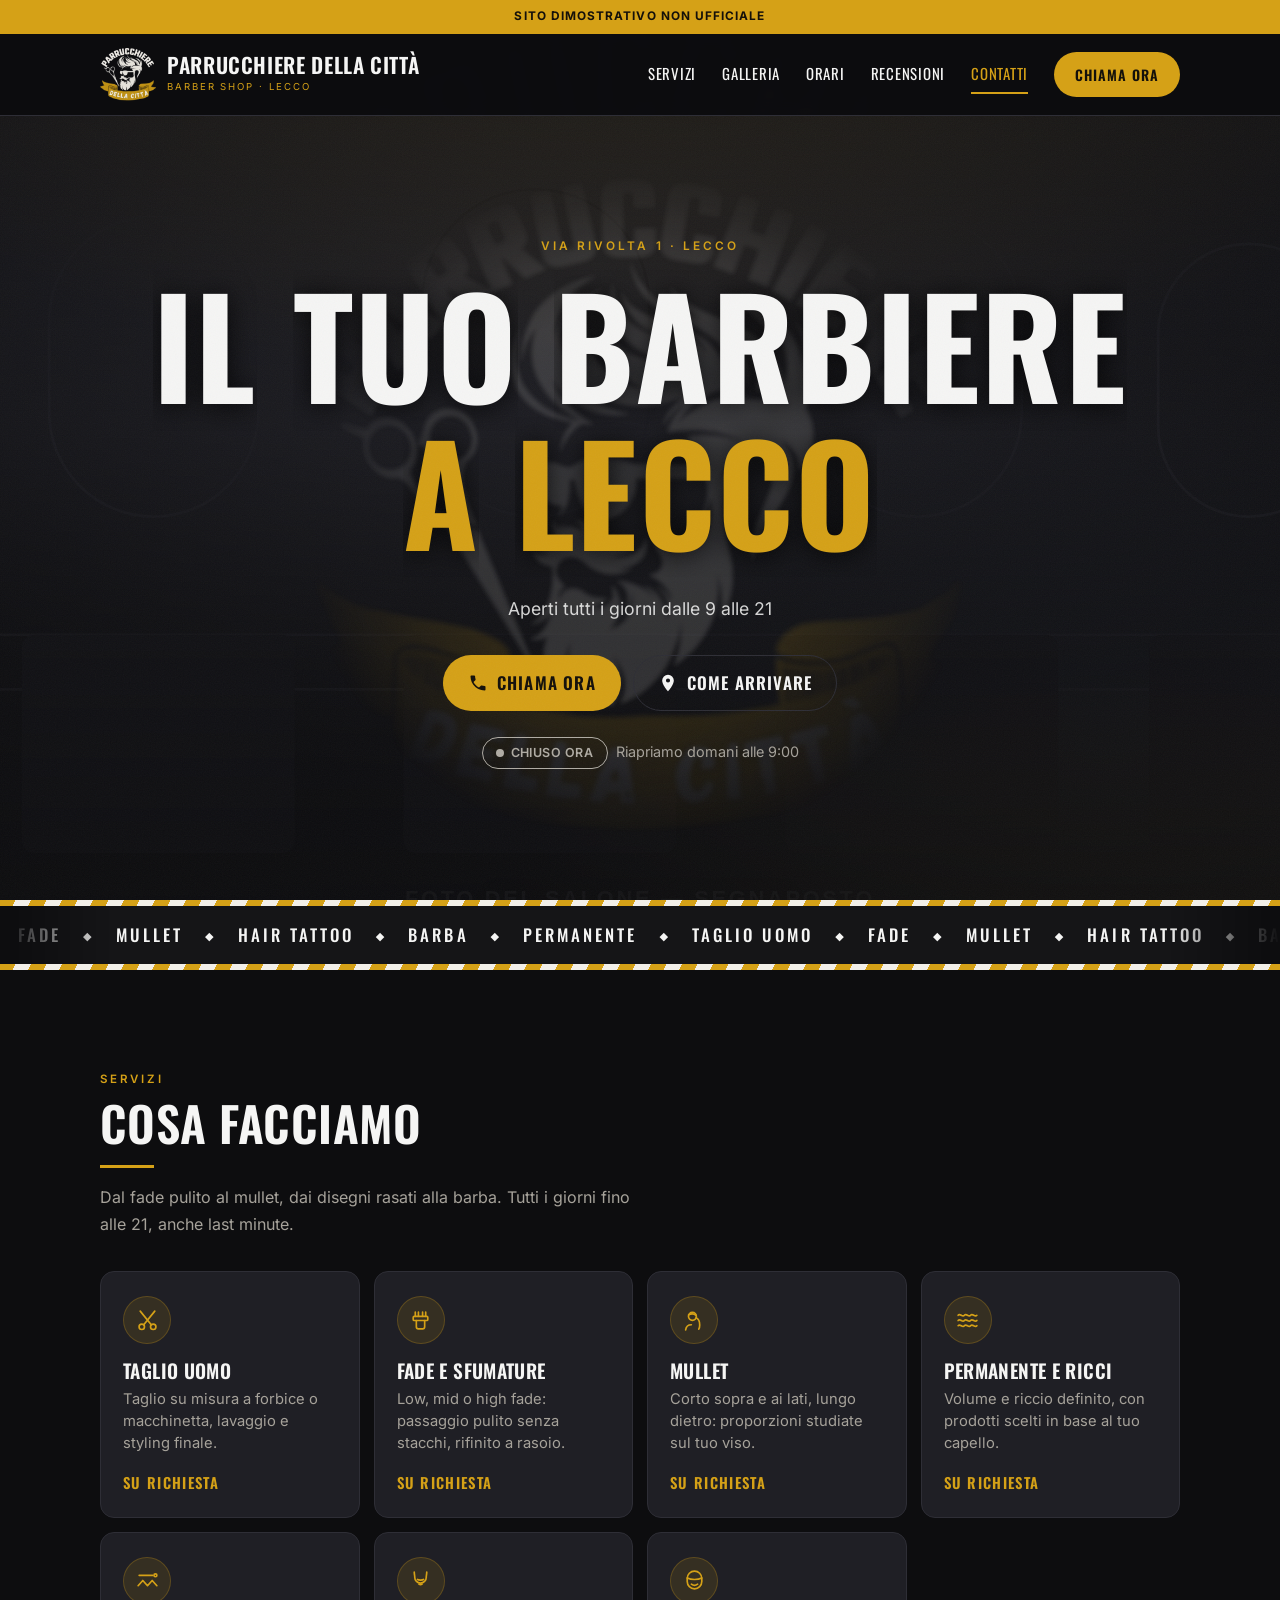
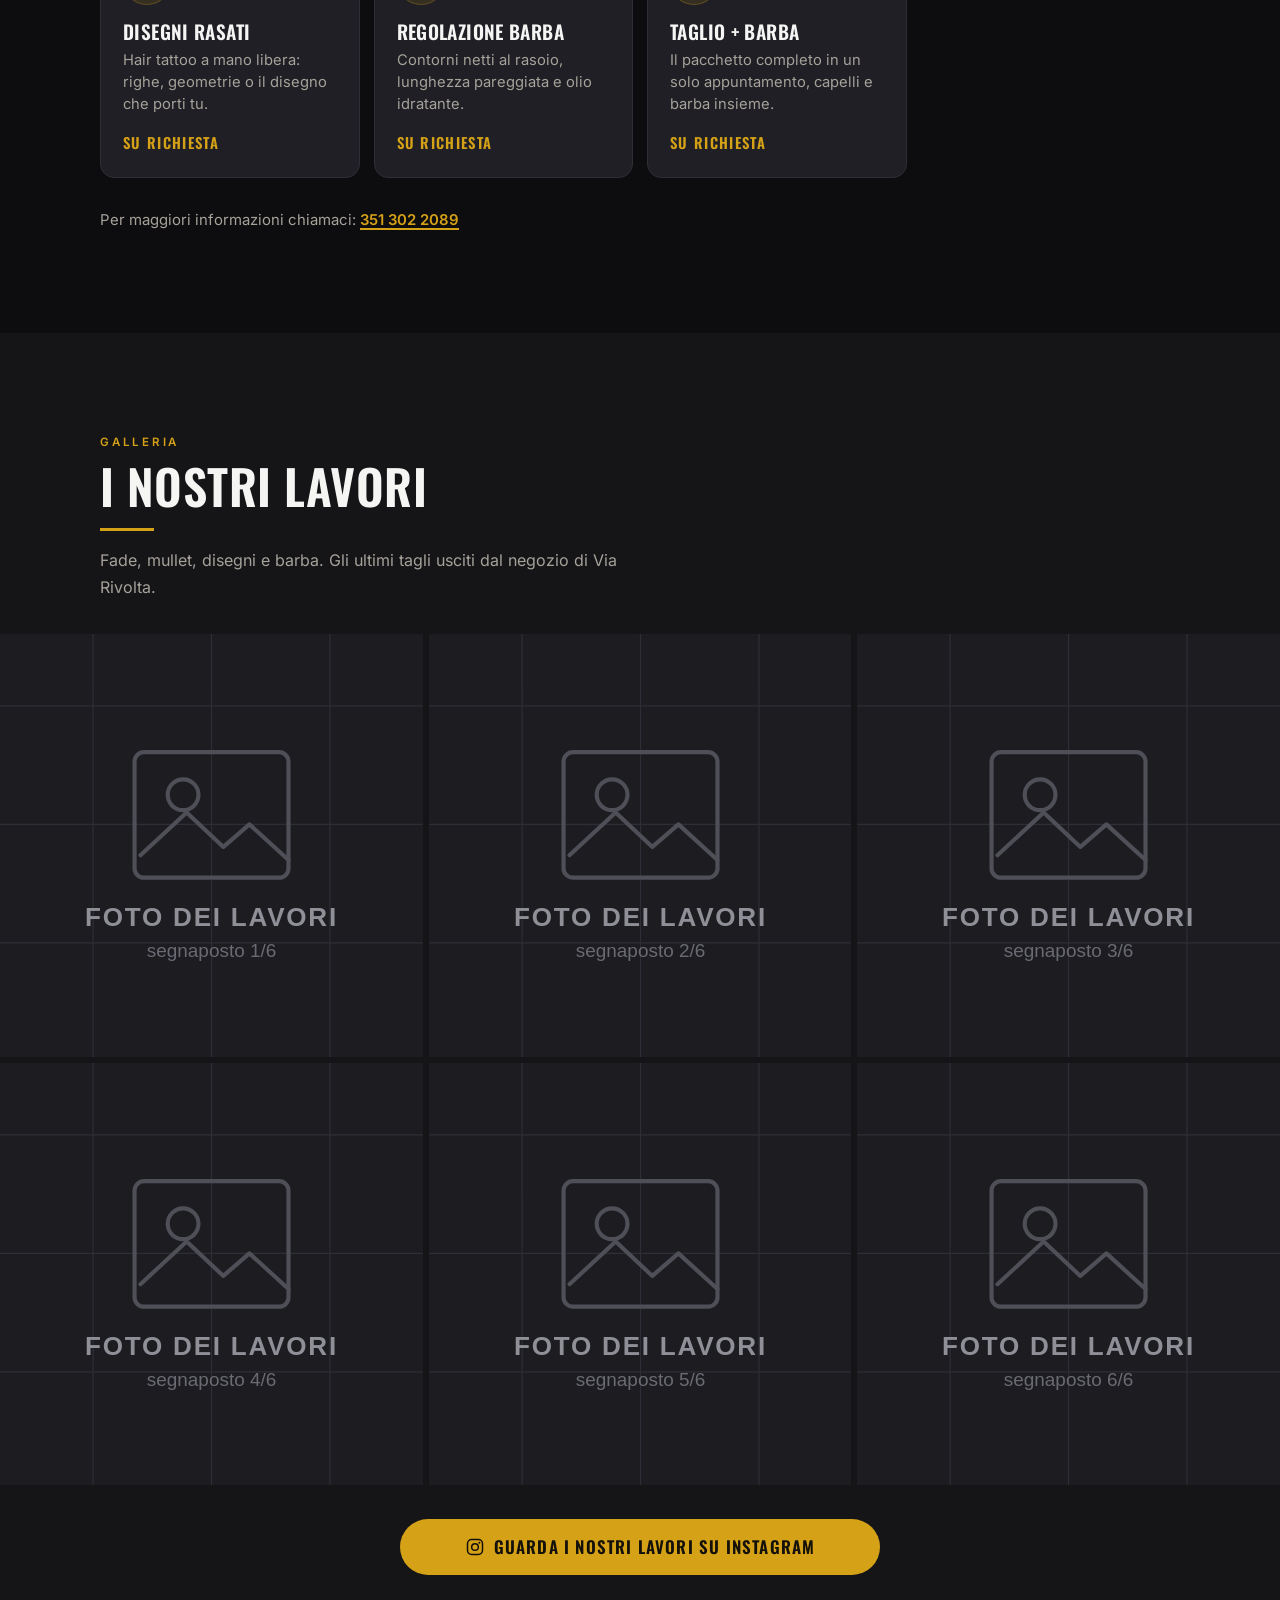
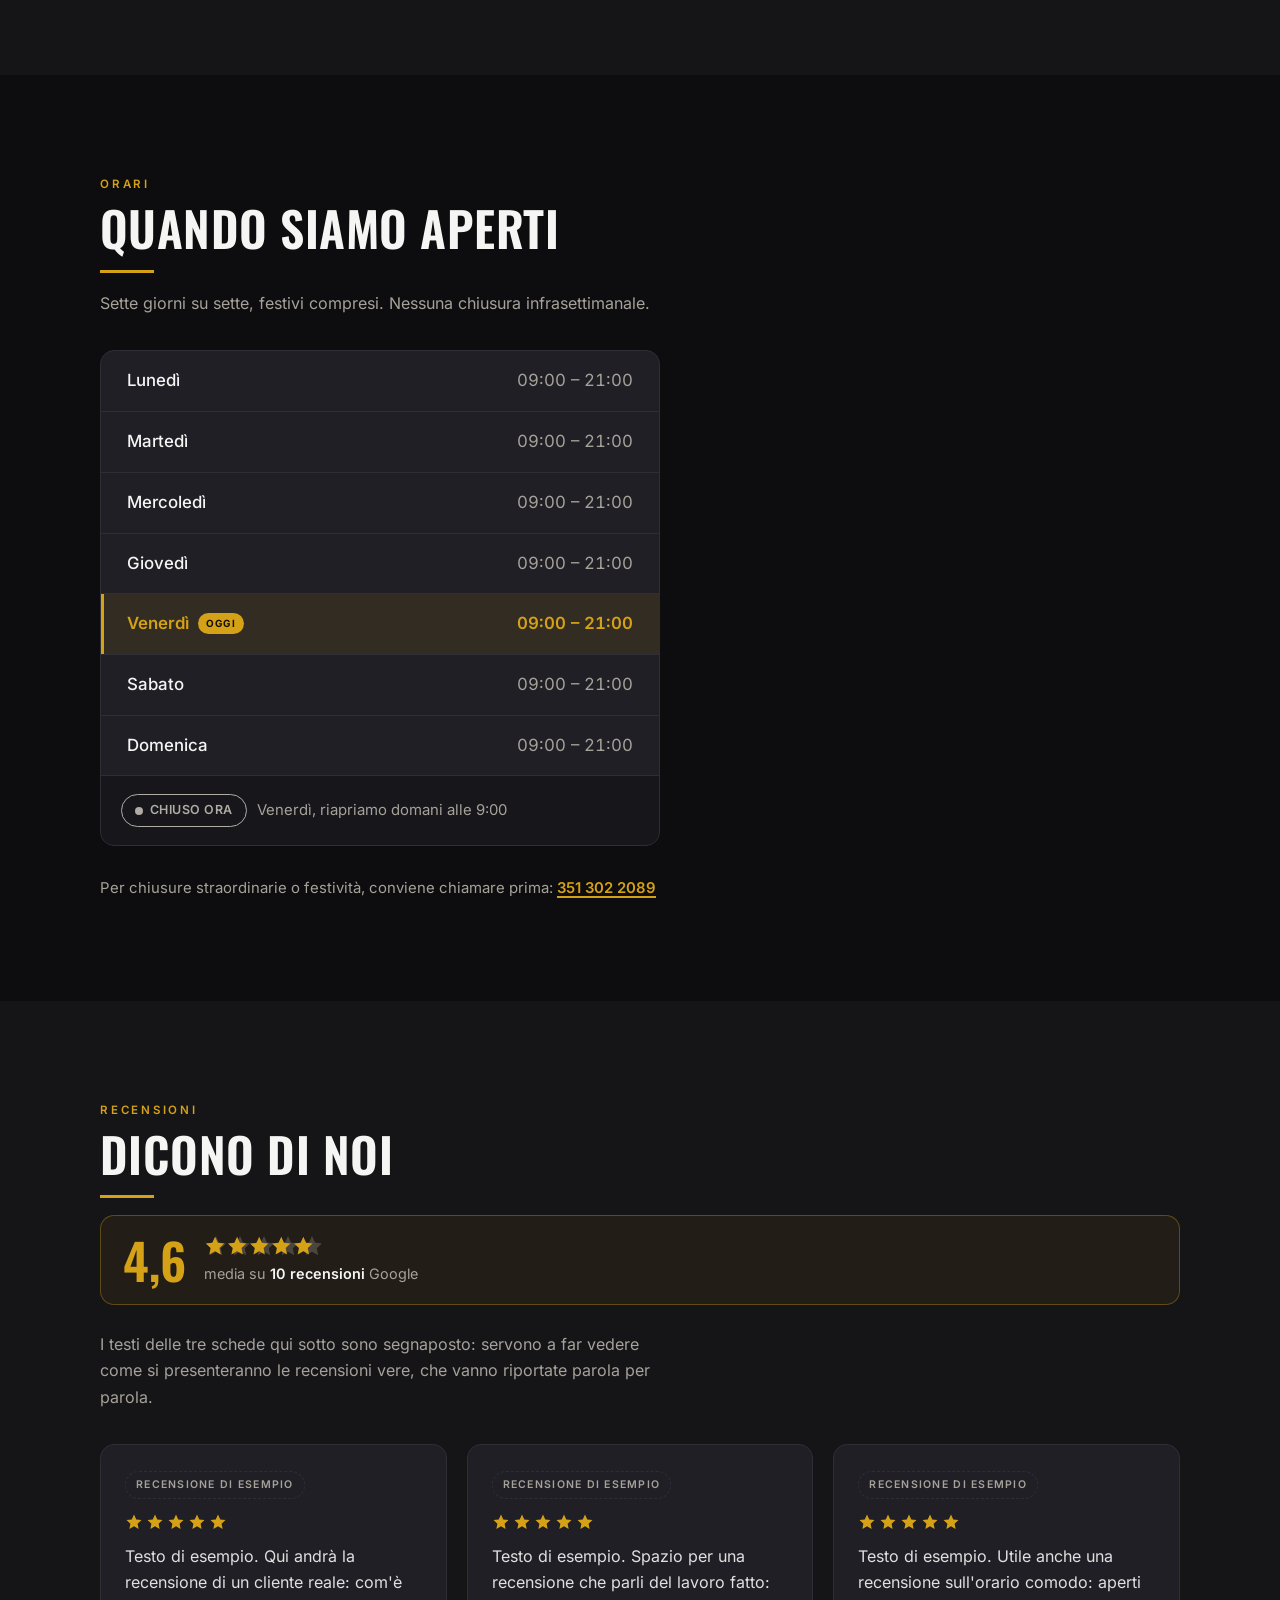
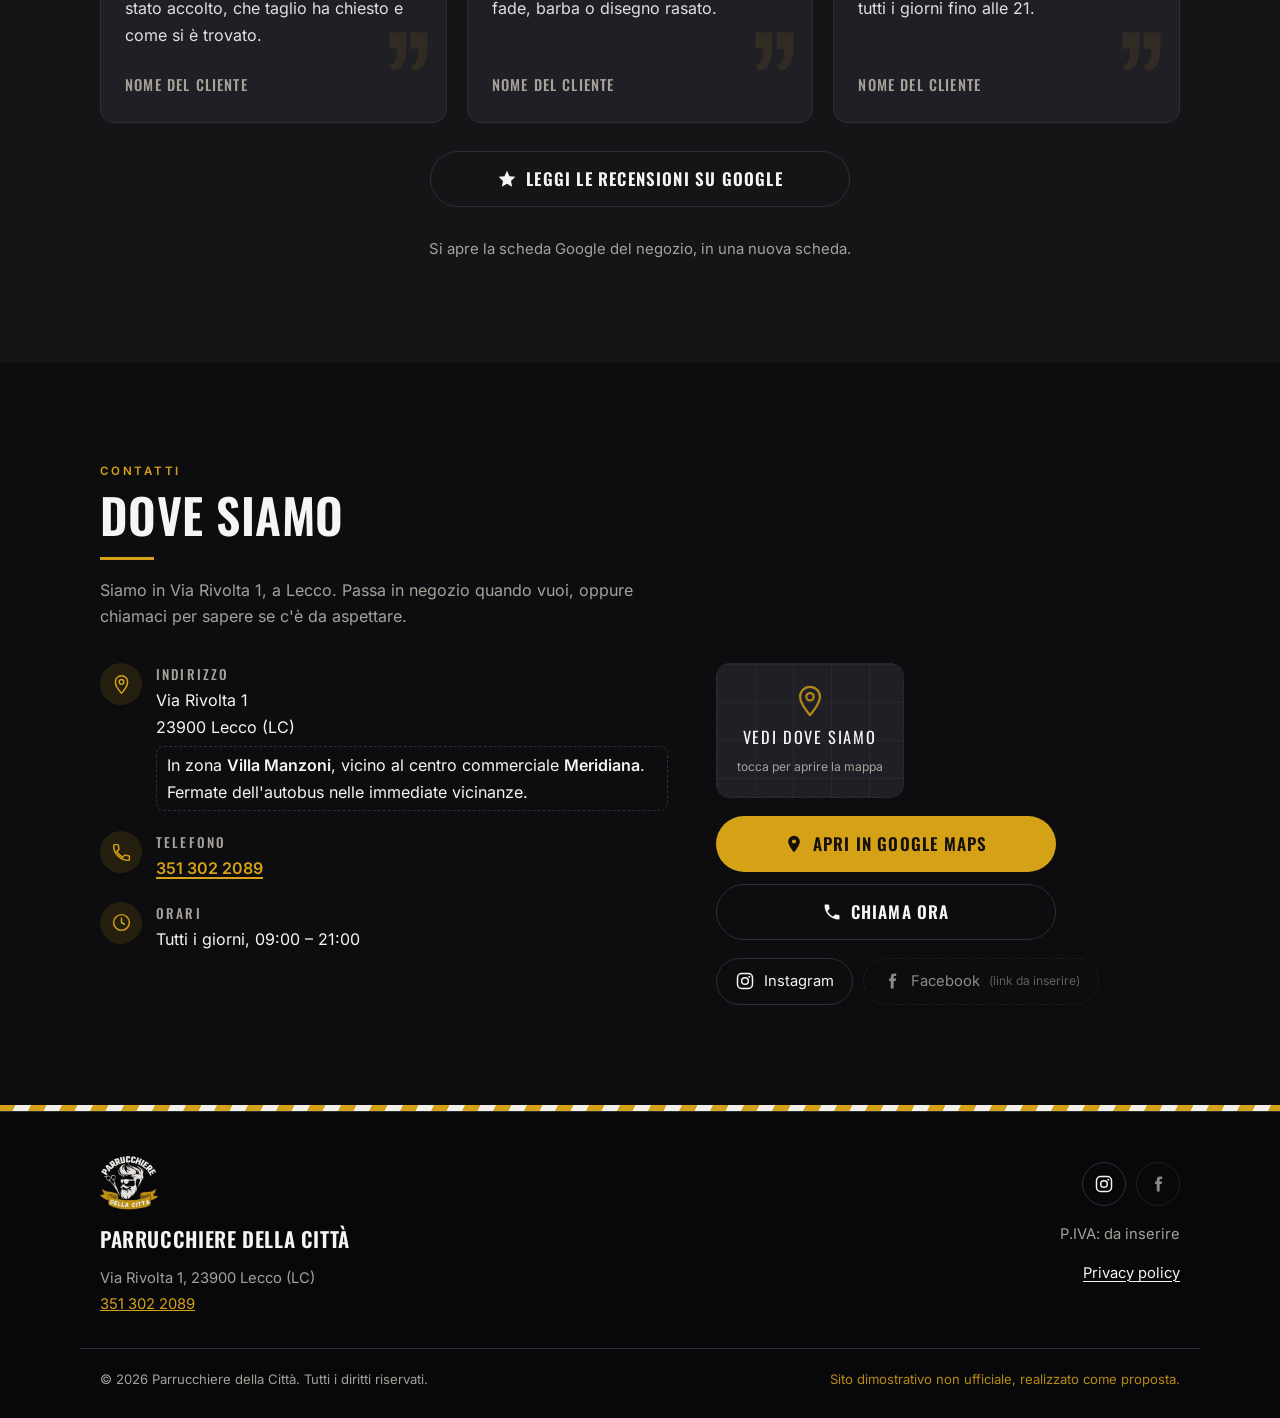
<file: index.html>
<!DOCTYPE html>
<html lang="it">
<head>
  <meta charset="UTF-8">
  <meta name="viewport" content="width=device-width, initial-scale=1">

  <!-- La demo NON deve essere indicizzata dai motori di ricerca.
       Nella versione ufficiale: rimuovere questa riga e svuotare robots.txt. -->
  <meta name="robots" content="noindex, nofollow">

  <title>Parrucchiere della Città – Barber Shop a Lecco | DEMO</title>
  <meta name="description" content="Sito dimostrativo non ufficiale per Parrucchiere della Città, barber shop in Via Rivolta 1 a Lecco. Fade, mullet, disegni rasati e barba. Aperti tutti i giorni 9:00-21:00.">
  <meta name="theme-color" content="#0d0d0f">

  <!-- Favicon inline (SVG): nessun file esterno, nessuna richiesta in piu'.
       Non e' il logo: e' solo l'iniziale, per la linguetta del browser. -->
  <link rel="icon" href="data:image/svg+xml,%3Csvg xmlns='http://www.w3.org/2000/svg' viewBox='0 0 64 64'%3E%3Crect width='64' height='64' rx='12' fill='%230d0d0f'/%3E%3Ctext x='32' y='45' font-family='sans-serif' font-size='38' font-weight='bold' fill='%23d5a117' text-anchor='middle'%3EP%3C/text%3E%3C/svg%3E">

  <!-- Precarico i due font serviti in locale: evita lo "sfarfallio" del testo -->
  <link rel="preload" href="fonts/oswald-latin.woff2" as="font" type="font/woff2" crossorigin>
  <link rel="preload" href="fonts/inter-latin.woff2" as="font" type="font/woff2" crossorigin>

  <!-- ============================================================
       ANTEPRIMA QUANDO SI CONDIVIDE IL LINK
       Sono i dati che WhatsApp, Messenger, Facebook e Instagram
       leggono per costruire il riquadro di anteprima. Senza questi,
       il link arriva come una riga di testo nuda e nessuno lo apre.

       >>> DA COMPLETARE: og:url e og:image vogliono l'indirizzo
           COMPLETO del sito (https://...), non un percorso relativo:
           le piattaforme non risolvono i percorsi relativi.
           Sostituire IL-TUO-DOMINIO.it con il dominio vero.
       ============================================================ -->
  <meta property="og:type" content="website">
  <meta property="og:site_name" content="Parrucchiere della Città">
  <meta property="og:locale" content="it_IT">
  <meta property="og:title" content="Parrucchiere della Città – Barber shop a Lecco">
  <meta property="og:description" content="Fade, mullet, disegni rasati e barba. Via Rivolta 1, Lecco. Aperti tutti i giorni dalle 9 alle 21.">
  <meta property="og:url" content="https://IL-TUO-DOMINIO.it/">
  <meta property="og:image" content="https://IL-TUO-DOMINIO.it/img/anteprima-social.jpg">
  <meta property="og:image:width" content="1200">
  <meta property="og:image:height" content="630">
  <meta property="og:image:alt" content="Logo di Parrucchiere della Città con indirizzo e orari">
  <meta name="twitter:card" content="summary_large_image">

  <link rel="stylesheet" href="css/style.css">
</head>
<body>

<!-- ============================================================
     BARRA DEMO
     Per pubblicare il sito ufficiale: cancellare questo <div>.
     Non serve toccare altro, l'altezza e' gestita via CSS.
     ============================================================ -->
<div class="demo-bar" id="demo-bar" role="note">
  Sito dimostrativo non ufficiale
</div>

<!-- Link di salto per chi naviga da tastiera / screen reader -->
<a class="skip-link" href="#main">Salta al contenuto</a>

<!-- Il logo in filigrana, fisso dietro tutta la pagina.
     Per toglierlo: cancellare questo div e la regola .sfondo-logo. -->
<div class="sfondo-logo" aria-hidden="true"></div>
<div class="grana" aria-hidden="true"></div>

<!-- Sottile barra che mostra quanto manca alla fine della pagina -->
<div class="scroll-progress" aria-hidden="true"><span id="scroll-barra"></span></div>

<header class="site-header" id="site-header">
  <div class="wrap header-inner">

    <!-- Logo vero dell'attivita', nella versione per fondo scuro.
         alt vuoto: il nome e' scritto qui accanto, e farlo leggere due
         volte di fila darebbe fastidio a chi usa uno screen reader.
         Il logo e' un badge con il testo in cerchio: a 46px quel testo
         sarebbe illeggibile, per questo il nome resta scritto a fianco. -->
    <a class="brand" href="#hero">
      <img class="brand-logo" src="img/logo.webp" alt="" width="720" height="680" decoding="async">
      <span class="brand-testo">
        <span class="brand-name">Parrucchiere <br>della Città</span>
        <span class="brand-sub">Barber Shop · Lecco</span>
      </span>
    </a>

    <button class="nav-toggle" id="nav-toggle" aria-expanded="false" aria-controls="nav-menu" aria-label="Apri il menu">
      <span class="nav-toggle-bars" aria-hidden="true"></span>
    </button>

    <nav class="nav" id="nav-menu" aria-label="Menu principale">
      <ul class="nav-list">
        <li><a href="#servizi">Servizi</a></li>
        <li><a href="#galleria">Galleria</a></li>
        <li><a href="#orari">Orari</a></li>
        <li><a href="#recensioni">Recensioni</a></li>
        <li><a href="#contatti">Contatti</a></li>
      </ul>
      <a class="btn btn-cta nav-cta" href="tel:+393513022089">Chiama ora</a>
    </nav>

  </div>
</header>

<main id="main">

  <!-- ===================== HERO ===================== -->
  <section class="hero" id="hero">
    <!-- ======================= DA SOSTITUIRE =======================
         Sfondo dell'hero: ora e' un segnaposto scuro (img/hero-salone.svg).
         Con la foto vera: salvarla come img/hero-salone.jpg (orizzontale,
         circa 1600x1000 px, sotto i 400 KB) e cambiare l'estensione nella
         regola .hero-foto dentro css/style.css.
         La foto deve essere SCURA o il titolo bianco non si legge: sopra
         c'e' gia' una velatura, ma una foto chiara la vince.
         ============================================================= -->
    <div class="hero-foto" aria-hidden="true"></div>
    <!-- Il logo in filigrana: decorativo, il nome e' gia' nell'header -->
    <div class="hero-logo" aria-hidden="true"></div>

    <div class="wrap hero-inner">
      <p class="hero-kicker">Via Rivolta 1 &middot; Lecco</p>
      <h1 class="hero-title" id="hero-title">Il tuo barbiere<br><span class="accento">a Lecco</span></h1>
      <p class="hero-sub">Aperti tutti i giorni dalle 9 alle 21</p>

      <div class="hero-actions">
        <a class="btn btn-cta btn-lg" href="tel:+393513022089">
          <svg class="ico" viewBox="0 0 24 24" aria-hidden="true"><path d="M6.6 10.8c1.4 2.8 3.8 5.2 6.6 6.6l2.2-2.2c.3-.3.7-.4 1-.2 1.1.4 2.3.6 3.6.6.6 0 1 .4 1 1V20c0 .6-.4 1-1 1C10.6 21 3 13.4 3 4c0-.6.4-1 1-1h3.5c.6 0 1 .4 1 1 0 1.2.2 2.4.6 3.6.1.4 0 .8-.3 1l-2.2 2.2z"/></svg>
          Chiama ora
        </a>
        <!-- Porta alla sezione Contatti, non direttamente a Google Maps:
             chi tocca qui vuole prima capire dove siamo, e li' trova
             indirizzo, orari, telefono e il bottone per la mappa. -->
        <a class="btn btn-ghost btn-lg" href="#contatti">
          <svg class="ico" viewBox="0 0 24 24" aria-hidden="true"><path d="M12 2a7 7 0 0 0-7 7c0 5.2 7 13 7 13s7-7.8 7-13a7 7 0 0 0-7-7zm0 9.5A2.5 2.5 0 1 1 12 6.5a2.5 2.5 0 0 1 0 5z"/></svg>
          Come arrivare
        </a>
      </div>

      <!-- Lo stato aperto/chiuso viene riempito da JS (js/main.js) -->
      <p class="hero-status" id="hero-status" aria-live="polite"></p>
    </div>
  </section>


  <div class="palo" aria-hidden="true"></div>
  <div class="nastro" aria-hidden="true">
    <div class="nastro-pista">
      <div class="nastro-gruppo"><span>Fade</span><span class="nastro-sep">◆</span><span>Mullet</span><span class="nastro-sep">◆</span><span>Hair tattoo</span><span class="nastro-sep">◆</span><span>Barba</span><span class="nastro-sep">◆</span><span>Permanente</span><span class="nastro-sep">◆</span><span>Taglio uomo</span><span class="nastro-sep">◆</span></div>
      <div class="nastro-gruppo"><span>Fade</span><span class="nastro-sep">◆</span><span>Mullet</span><span class="nastro-sep">◆</span><span>Hair tattoo</span><span class="nastro-sep">◆</span><span>Barba</span><span class="nastro-sep">◆</span><span>Permanente</span><span class="nastro-sep">◆</span><span>Taglio uomo</span><span class="nastro-sep">◆</span></div>
    </div>
  </div>
  <div class="palo" aria-hidden="true"></div>

  <!-- ===================== SERVIZI ===================== -->
  <section class="sezione" id="servizi" data-reveal>
    <div class="wrap">
      <p class="eyebrow">Servizi</p>
      <h2 class="sezione-titolo">Cosa facciamo</h2>
      <p class="sezione-intro">
        Dal fade pulito al mullet, dai disegni rasati alla barba.
        Tutti i giorni fino alle 21, anche last minute.
      </p>

      <ul class="servizi-griglia">

        <li class="card servizio">
          <span class="servizio-ico" aria-hidden="true">
            <!-- forbici -->
            <svg viewBox="0 0 24 24"><circle cx="6.5" cy="18" r="2.6"/><circle cx="17.5" cy="18" r="2.6"/><path d="M8.4 16.1 19 3M15.6 16.1 5 3"/></svg>
          </span>
          <h3>Taglio uomo</h3>
          <p>Taglio su misura a forbice o macchinetta, lavaggio e styling finale.</p>
          <p class="prezzo">Su richiesta</p>
        </li>

        <li class="card servizio">
          <span class="servizio-ico" aria-hidden="true">
            <!-- macchinetta -->
            <svg viewBox="0 0 24 24"><path d="M7 8V4M10 8V4M14 8V4M17 8V4"/><rect x="5" y="8" width="14" height="4" rx="1"/><path d="M8 12v6a2 2 0 0 0 2 2h4a2 2 0 0 0 2-2v-6"/></svg>
          </span>
          <h3>Fade e sfumature</h3>
          <p>Low, mid o high fade: passaggio pulito senza stacchi, rifinito a rasoio.</p>
          <p class="prezzo">Su richiesta</p>
        </li>

        <li class="card servizio">
          <span class="servizio-ico" aria-hidden="true">
            <!-- profilo con capelli lunghi dietro -->
            <svg viewBox="0 0 24 24"><circle cx="10" cy="8" r="3.8"/><path d="M6.4 6.6c1.6-1.2 5-1.6 7 .4"/><path d="M13.6 9.4c2.3 1.1 3.4 3.6 3.4 6.8 0 1.7-.3 3-.9 4.1"/><path d="M3.5 21c.4-2.9 2.6-4.9 5.5-4.9"/></svg>
          </span>
          <h3>Mullet</h3>
          <p>Corto sopra e ai lati, lungo dietro: proporzioni studiate sul tuo viso.</p>
          <p class="prezzo">Su richiesta</p>
        </li>

        <li class="card servizio">
          <span class="servizio-ico" aria-hidden="true">
            <!-- onde / ricci -->
            <svg viewBox="0 0 24 24"><path d="M3 7c2-2.5 4 2.5 6 0s4 2.5 6 0 4 2.5 6 0"/><path d="M3 12c2-2.5 4 2.5 6 0s4 2.5 6 0 4 2.5 6 0"/><path d="M3 17c2-2.5 4 2.5 6 0s4 2.5 6 0 4 2.5 6 0"/></svg>
          </span>
          <h3>Permanente e ricci</h3>
          <p>Volume e riccio definito, con prodotti scelti in base al tuo capello.</p>
          <p class="prezzo">Su richiesta</p>
        </li>

        <li class="card servizio">
          <span class="servizio-ico" aria-hidden="true">
            <!-- rasoio e motivo inciso: disegni rasati -->
            <svg viewBox="0 0 24 24"><path d="M4 7h13"/><circle cx="19.6" cy="7" r="1.4"/><path d="M3 17l4.5-5 4.5 5 4.5-5 4.5 5"/></svg>
          </span>
          <h3>Disegni rasati</h3>
          <p>Hair tattoo a mano libera: righe, geometrie o il disegno che porti tu.</p>
          <p class="prezzo">Su richiesta</p>
        </li>

        <li class="card servizio">
          <span class="servizio-ico" aria-hidden="true">
            <!-- barba -->
            <svg viewBox="0 0 24 24"><path d="M6 4c0 2 .5 3 .5 5a5.5 5.5 0 0 0 11 0c0-2 .5-3 .5-5"/><path d="M9 11c1 .9 5 .9 6 0"/><path d="M10.5 15.5c.9.7 2.1.7 3 0"/></svg>
          </span>
          <h3>Regolazione barba</h3>
          <p>Contorni netti al rasoio, lunghezza pareggiata e olio idratante.</p>
          <p class="prezzo">Su richiesta</p>
        </li>

        <li class="card servizio">
          <span class="servizio-ico" aria-hidden="true">
            <!-- viso completo: capelli + barba -->
            <svg viewBox="0 0 24 24"><path d="M12 3a7 7 0 0 0-7 7v3a7 7 0 0 0 14 0v-3a7 7 0 0 0-7-7z"/><path d="M5 9.5c2 1 4.6 1.5 7 1.5s5-.5 7-1.5"/><path d="M9 15.5c1.7 1.3 4.3 1.3 6 0"/></svg>
          </span>
          <h3>Taglio + barba</h3>
          <p>Il pacchetto completo in un solo appuntamento, capelli e barba insieme.</p>
          <p class="prezzo">Su richiesta</p>
        </li>

      </ul>

      <!-- I prezzi sono volutamente "Su richiesta": nella versione ufficiale
           si inseriscono i listini reali forniti dal titolare. -->
      <p class="nota">
        Per maggiori informazioni chiamaci:
        <a class="link-acc" href="tel:+393513022089">351 302 2089</a>
      </p>
    </div>
  </section>

  <!-- ===================== GALLERIA ===================== -->
  <section class="sezione sezione-alt" id="galleria" data-reveal>
    <div class="wrap">
      <p class="eyebrow">Galleria</p>
      <h2 class="sezione-titolo">I nostri lavori</h2>
      <p class="sezione-intro">
        Fade, mullet, disegni e barba. Gli ultimi tagli usciti dal negozio di Via Rivolta.
      </p>
    </div>

    <!-- ======================= DA SOSTITUIRE =======================
         Queste 6 immagini sono SEGNAPOSTO scuri generati da noi
         (img/lavori-1.svg ... lavori-6.svg).

         Per mettere le foto vere:
           1. salva le foto in img/ come lavori-1.jpg ... lavori-6.jpg
              (quadrate, ~1000x1000 px, sotto i 250 KB l'una)
           2. qui sotto cambia le sei estensioni  .svg  ->  .jpg
           3. riscrivi ogni alt="" descrivendo la foto reale

         Istruzioni complete in img/LEGGIMI.txt
         ============================================================= -->
    <div class="galleria">
      <figure class="galleria-box"><img src="img/lavori-1.svg" alt="Segnaposto in attesa della foto di un lavoro" width="800" height="800" loading="lazy" decoding="async"></figure>
      <figure class="galleria-box"><img src="img/lavori-2.svg" alt="Segnaposto in attesa della foto di un lavoro" width="800" height="800" loading="lazy" decoding="async"></figure>
      <figure class="galleria-box"><img src="img/lavori-3.svg" alt="Segnaposto in attesa della foto di un lavoro" width="800" height="800" loading="lazy" decoding="async"></figure>
      <figure class="galleria-box"><img src="img/lavori-4.svg" alt="Segnaposto in attesa della foto di un lavoro" width="800" height="800" loading="lazy" decoding="async"></figure>
      <figure class="galleria-box"><img src="img/lavori-5.svg" alt="Segnaposto in attesa della foto di un lavoro" width="800" height="800" loading="lazy" decoding="async"></figure>
      <figure class="galleria-box"><img src="img/lavori-6.svg" alt="Segnaposto in attesa della foto di un lavoro" width="800" height="800" loading="lazy" decoding="async"></figure>
    </div>

    <div class="wrap galleria-cta">
      <!-- Solo un link: nessun widget Instagram incorporato, cosi' non
           vengono caricati script di Meta e non serve il banner cookie. -->
      <a class="btn btn-cta btn-lg" href="https://www.instagram.com/parrucchiere_della_citta/" target="_blank" rel="noopener">
        <svg class="ico ico-linea" viewBox="0 0 24 24" aria-hidden="true"><rect x="3" y="3" width="18" height="18" rx="5"/><circle cx="12" cy="12" r="4"/><circle cx="17.2" cy="6.8" r="1.2" fill="currentColor" stroke="none"/></svg>
        Guarda i nostri lavori su Instagram
      </a>
    </div>
  </section>

  <!-- ===================== ORARI ===================== -->
  <section class="sezione" id="orari" data-reveal>
    <div class="wrap">
      <p class="eyebrow">Orari</p>
      <h2 class="sezione-titolo">Quando siamo aperti</h2>
      <p class="sezione-intro">
        Sette giorni su sette, festivi compresi. Nessuna chiusura infrasettimanale.
      </p>

      <div class="orari-box">
        <!-- La tabella e' scritta nell'HTML, non generata da JS: resta
             leggibile (e indicizzabile) anche senza JavaScript.
             JS si limita a evidenziare il giorno di oggi. -->
        <table class="orari-tabella">
          <caption class="sr-only">Orari di apertura settimanali</caption>
          <tbody>
            <!-- data-giorno segue Date.getDay(): domenica = 0, lunedi' = 1 ... -->
            <tr data-giorno="1"><th scope="row">Lunedì</th>   <td>09:00 – 21:00</td></tr>
            <tr data-giorno="2"><th scope="row">Martedì</th>  <td>09:00 – 21:00</td></tr>
            <tr data-giorno="3"><th scope="row">Mercoledì</th><td>09:00 – 21:00</td></tr>
            <tr data-giorno="4"><th scope="row">Giovedì</th>  <td>09:00 – 21:00</td></tr>
            <tr data-giorno="5"><th scope="row">Venerdì</th>  <td>09:00 – 21:00</td></tr>
            <tr data-giorno="6"><th scope="row">Sabato</th>   <td>09:00 – 21:00</td></tr>
            <tr data-giorno="0"><th scope="row">Domenica</th> <td>09:00 – 21:00</td></tr>
          </tbody>
        </table>

        <!-- Riempito da JS: pastiglia aperto/chiuso + prossimo orario utile -->
        <div class="orari-stato" id="orari-stato" aria-live="polite"></div>
      </div>

      <p class="nota">
        Per chiusure straordinarie o festività, conviene chiamare prima:
        <a class="link-acc" href="tel:+393513022089">351 302 2089</a>
      </p>
    </div>
  </section>

  <!-- ===================== RECENSIONI ===================== -->
  <section class="sezione sezione-alt" id="recensioni" data-reveal>
    <div class="wrap">
      <p class="eyebrow">Recensioni</p>
      <h2 class="sezione-titolo">Dicono di noi</h2>
      <!-- Il voto e il numero di recensioni sono quelli reali della scheda
           Google dell'attivita'. I TESTI delle card sotto restano inventati
           ed etichettati come tali. -->
      <!-- Il voto e il numero di recensioni sono quelli reali della scheda
           Google dell'attivita', letti il 12/09/2026.
           ATTENZIONE: sono una fotografia di quel giorno, non si aggiornano
           da soli. Prima di pubblicare vanno riletti sulla scheda, e poi
           ricontrollati ogni tanto: un voto vecchio e' un dato falso.
           Il riempimento delle stelle si regola con --voto (4,6 su 5 = 92). -->
      <div class="voto">
        <p class="voto-numero">4,6</p>
        <div>
          <div class="stelle-voto" role="img" aria-label="Valutazione media 4,6 stelle su 5">
            <svg class="stelle-fondo" viewBox="0 0 120 24" aria-hidden="true">
              <defs>
                <path id="stella" d="m12 2 3 6.6 7 .8-5.2 4.9 1.4 7L12 17.8 5.8 21.3l1.4-7L2 9.4l7-.8z"/>
              </defs>
              <use href="#stella" x="0"/><use href="#stella" x="24"/><use href="#stella" x="48"/><use href="#stella" x="72"/><use href="#stella" x="96"/>
            </svg>
            <span class="stelle-clip" style="--voto: 92%">
              <svg class="stelle-piene" viewBox="0 0 120 24" aria-hidden="true"><use href="#stella" x="0"/><use href="#stella" x="24"/><use href="#stella" x="48"/><use href="#stella" x="72"/><use href="#stella" x="96"/></svg>
            </span>
          </div>
          <p class="voto-testo">media su <strong>10 recensioni</strong> Google</p>
        </div>
      </div>

      <p class="sezione-intro">
        I testi delle tre schede qui sotto sono segnaposto: servono a far
        vedere come si presenteranno le recensioni vere, che vanno riportate
        parola per parola.
      </p>

      <!-- ======================= DA SOSTITUIRE =======================
           Queste 3 recensioni sono INVENTATE e dichiarate tali.
           Pubblicare recensioni finte senza etichetta e' una pratica
           commerciale scorretta (Codice del Consumo, art. 21-23).
           Nella versione ufficiale: copiare recensioni vere da Google,
           con il nome dell'autore, oppure togliere del tutto la sezione.
           ============================================================= -->
      <ul class="recensioni-griglia">

        <li class="card recensione">
          <p class="recensione-tag">Recensione di esempio</p>
          <div class="stelle" role="img" aria-label="Valutazione 5 stelle su 5">
            <svg viewBox="0 0 24 24" aria-hidden="true"><path d="m12 2 3 6.6 7 .8-5.2 4.9 1.4 7L12 17.8 5.8 21.3l1.4-7L2 9.4l7-.8z"/></svg>
            <svg viewBox="0 0 24 24" aria-hidden="true"><path d="m12 2 3 6.6 7 .8-5.2 4.9 1.4 7L12 17.8 5.8 21.3l1.4-7L2 9.4l7-.8z"/></svg>
            <svg viewBox="0 0 24 24" aria-hidden="true"><path d="m12 2 3 6.6 7 .8-5.2 4.9 1.4 7L12 17.8 5.8 21.3l1.4-7L2 9.4l7-.8z"/></svg>
            <svg viewBox="0 0 24 24" aria-hidden="true"><path d="m12 2 3 6.6 7 .8-5.2 4.9 1.4 7L12 17.8 5.8 21.3l1.4-7L2 9.4l7-.8z"/></svg>
            <svg viewBox="0 0 24 24" aria-hidden="true"><path d="m12 2 3 6.6 7 .8-5.2 4.9 1.4 7L12 17.8 5.8 21.3l1.4-7L2 9.4l7-.8z"/></svg>
          </div>
          <blockquote>
            <p>Testo di esempio. Qui andrà la recensione di un cliente reale: com'è stato accolto, che taglio ha chiesto e come si è trovato.</p>
          </blockquote>
          <p class="recensione-autore">Nome del cliente</p>
        </li>

        <li class="card recensione">
          <p class="recensione-tag">Recensione di esempio</p>
          <div class="stelle" role="img" aria-label="Valutazione 5 stelle su 5">
            <svg viewBox="0 0 24 24" aria-hidden="true"><path d="m12 2 3 6.6 7 .8-5.2 4.9 1.4 7L12 17.8 5.8 21.3l1.4-7L2 9.4l7-.8z"/></svg>
            <svg viewBox="0 0 24 24" aria-hidden="true"><path d="m12 2 3 6.6 7 .8-5.2 4.9 1.4 7L12 17.8 5.8 21.3l1.4-7L2 9.4l7-.8z"/></svg>
            <svg viewBox="0 0 24 24" aria-hidden="true"><path d="m12 2 3 6.6 7 .8-5.2 4.9 1.4 7L12 17.8 5.8 21.3l1.4-7L2 9.4l7-.8z"/></svg>
            <svg viewBox="0 0 24 24" aria-hidden="true"><path d="m12 2 3 6.6 7 .8-5.2 4.9 1.4 7L12 17.8 5.8 21.3l1.4-7L2 9.4l7-.8z"/></svg>
            <svg viewBox="0 0 24 24" aria-hidden="true"><path d="m12 2 3 6.6 7 .8-5.2 4.9 1.4 7L12 17.8 5.8 21.3l1.4-7L2 9.4l7-.8z"/></svg>
          </div>
          <blockquote>
            <p>Testo di esempio. Spazio per una recensione che parli del lavoro fatto: fade, barba o disegno rasato.</p>
          </blockquote>
          <p class="recensione-autore">Nome del cliente</p>
        </li>

        <li class="card recensione">
          <p class="recensione-tag">Recensione di esempio</p>
          <div class="stelle" role="img" aria-label="Valutazione 5 stelle su 5">
            <svg viewBox="0 0 24 24" aria-hidden="true"><path d="m12 2 3 6.6 7 .8-5.2 4.9 1.4 7L12 17.8 5.8 21.3l1.4-7L2 9.4l7-.8z"/></svg>
            <svg viewBox="0 0 24 24" aria-hidden="true"><path d="m12 2 3 6.6 7 .8-5.2 4.9 1.4 7L12 17.8 5.8 21.3l1.4-7L2 9.4l7-.8z"/></svg>
            <svg viewBox="0 0 24 24" aria-hidden="true"><path d="m12 2 3 6.6 7 .8-5.2 4.9 1.4 7L12 17.8 5.8 21.3l1.4-7L2 9.4l7-.8z"/></svg>
            <svg viewBox="0 0 24 24" aria-hidden="true"><path d="m12 2 3 6.6 7 .8-5.2 4.9 1.4 7L12 17.8 5.8 21.3l1.4-7L2 9.4l7-.8z"/></svg>
            <svg viewBox="0 0 24 24" aria-hidden="true"><path d="m12 2 3 6.6 7 .8-5.2 4.9 1.4 7L12 17.8 5.8 21.3l1.4-7L2 9.4l7-.8z"/></svg>
          </div>
          <blockquote>
            <p>Testo di esempio. Utile anche una recensione sull'orario comodo: aperti tutti i giorni fino alle 21.</p>
          </blockquote>
          <p class="recensione-autore">Nome del cliente</p>
        </li>

      </ul>

      <div class="recensioni-cta">
        <!-- Scheda Google del negozio, dove si leggono le recensioni.
             E' il link ufficiale del tasto Condividi di Google Maps. -->
        <a class="btn btn-ghost btn-lg" href="https://maps.app.goo.gl/SrN7xNizzRmSwDs27" target="_blank" rel="noopener">
          <svg class="ico" viewBox="0 0 24 24" aria-hidden="true"><path d="m12 2 3 6.6 7 .8-5.2 4.9 1.4 7L12 17.8 5.8 21.3l1.4-7L2 9.4l7-.8z"/></svg>
          Leggi le recensioni su Google
        </a>
        <p class="nota">Si apre la scheda Google del negozio, in una nuova scheda.</p>
      </div>
    </div>
  </section>

  <!-- ===================== CONTATTI ===================== -->
  <section class="sezione" id="contatti" data-reveal>
    <div class="wrap">
      <p class="eyebrow">Contatti</p>
      <h2 class="sezione-titolo">Dove siamo</h2>
      <p class="sezione-intro">
        Siamo in Via Rivolta 1, a Lecco. Passa in negozio quando vuoi,
        oppure chiamaci per sapere se c'è da aspettare.
      </p>

      <div class="contatti-griglia">

        <ul class="contatti-lista">
          <li>
            <span class="contatto-ico" aria-hidden="true">
              <svg viewBox="0 0 24 24"><path d="M12 2a7 7 0 0 0-7 7c0 5.2 7 13 7 13s7-7.8 7-13a7 7 0 0 0-7-7z"/><circle cx="12" cy="9" r="2.6"/></svg>
            </span>
            <span>
              <strong>Indirizzo</strong>
              <!-- <address> e' l'elemento giusto per i recapiti di un'attivita' -->
              <address>Via Rivolta 1<br>23900 Lecco (LC)</address>
              <!-- Riferimenti letti sulla scheda Google dell'attivita'.
                   TODO: farli confermare al titolare e chiedergli il
                   parcheggio piu' comodo, che dalla mappa non si ricava. -->
              <p class="orientamento">
                In zona <strong>Villa Manzoni</strong>, vicino al centro
                commerciale <strong>Meridiana</strong>. Fermate dell'autobus
                nelle immediate vicinanze.
              </p>
            </span>
          </li>

          <li>
            <span class="contatto-ico" aria-hidden="true">
              <svg viewBox="0 0 24 24"><path d="M6.6 10.8c1.4 2.8 3.8 5.2 6.6 6.6l2.2-2.2c.3-.3.7-.4 1-.2 1.1.4 2.3.6 3.6.6.6 0 1 .4 1 1V20c0 .6-.4 1-1 1C10.6 21 3 13.4 3 4c0-.6.4-1 1-1h3.5c.6 0 1 .4 1 1 0 1.2.2 2.4.6 3.6.1.4 0 .8-.3 1l-2.2 2.2z"/></svg>
            </span>
            <span>
              <strong>Telefono</strong>
              <a class="link-acc" href="tel:+393513022089">351 302 2089</a>
            </span>
          </li>

          <li>
            <span class="contatto-ico" aria-hidden="true">
              <svg viewBox="0 0 24 24"><circle cx="12" cy="12" r="9"/><path d="M12 7v5l3.2 2"/></svg>
            </span>
            <span>
              <strong>Orari</strong>
              Tutti i giorni, 09:00 – 21:00
            </span>
          </li>
        </ul>

        <div class="contatti-azioni">
          <!-- ======================= DA SOSTITUIRE =======================
               SPAZIO MAPPA. Volutamente NON un iframe di Google Maps:
               quello scrive cookie di Google e obbligherebbe al banner.
               Qui va un'IMMAGINE statica, che non chiama nessun server.

               Come ottenerla gratis in due minuti:
                 1. apri questo indirizzo, e' gia' centrato sul negozio:
                    https://www.openstreetmap.org/search?query=Via%20Rivolta%201%2C%20Lecco
                 2. allarga o stringi fino alla zona che vuoi mostrare
                 3. pannello di destra -> Condividi -> Scarica immagine
                 4. salvala come img/mappa.png (larga ~1000 px)
                 5. qui sotto togli il commento all'<img> E alla
                    <figcaption>, poi cancella lo span .mappa-vuota

               ATTENZIONE ALLE LICENZE:
                 - OpenStreetMap si puo' usare, ma l'attribuzione
                   "© OpenStreetMap contributors" e' OBBLIGATORIA ed e'
                   gia' pronta qui sotto.
                 - Una schermata di Google Maps NON si puo' ripubblicare
                   liberamente su un sito commerciale: servirebbe la loro
                   API a pagamento. Meglio OpenStreetMap.
               ============================================================= -->
          <figure class="mappa">
            <!-- Finche' la mappa vera non c'e', il riquadro non e' inerte:
                 toccarlo apre Google Maps, come si aspetta chiunque tocchi
                 una mappa. Quando l'immagine arriva, il link resta. -->
            <a class="mappa-link" href="https://maps.app.goo.gl/SrN7xNizzRmSwDs27" target="_blank" rel="noopener">
              <!-- QUANDO ARRIVA L'IMMAGINE: togliere il commento a questa
                   <img> E alla <figcaption> in fondo (l'attribuzione a
                   OpenStreetMap e' obbligatoria), poi cancellare lo
                   <span class="mappa-vuota"> qui sotto.
              <img src="img/mappa.png" alt="Mappa della zona di Via Rivolta 1 a Lecco"
                   width="1000" height="620" loading="lazy" decoding="async">
              -->
              <span class="mappa-vuota">
                <svg viewBox="0 0 24 24" aria-hidden="true"><path d="M12 2a7 7 0 0 0-7 7c0 5.2 7 13 7 13s7-7.8 7-13a7 7 0 0 0-7-7z"/><circle cx="12" cy="9" r="2.6"/></svg>
                <span class="mappa-titolo">Vedi dove siamo</span>
                <span class="todo-mini">tocca per aprire la mappa</span>
              </span>
            </a>
            <!-- L'attribuzione va mostrata SOLO quando c'e' davvero una mappa
                 OpenStreetMap: scritta ora sarebbe una fonte dichiarata per
                 un contenuto che non esiste.
            <figcaption class="mappa-fonte">Mappa &copy; OpenStreetMap contributors</figcaption>
            -->
          </figure>
          <!-- Solo un link a Google Maps: la mappa incorporata (iframe)
               scriverebbe cookie di Google e obbligherebbe al banner. -->
          <!-- Link ufficiale della scheda, preso dal tasto Condividi di
               Google Maps. Meglio di una ricerca per nome e indirizzo, che
               in teoria potrebbe pescare un'altra attivita'.
               Se un giorno smettesse di funzionare, il ripiego e':
               https://www.google.com/maps/search/?api=1&query=Via+Rivolta+1+23900+Lecco -->
          <a class="btn btn-cta btn-lg" href="https://maps.app.goo.gl/SrN7xNizzRmSwDs27" target="_blank" rel="noopener">
            <svg class="ico" viewBox="0 0 24 24" aria-hidden="true"><path d="M12 2a7 7 0 0 0-7 7c0 5.2 7 13 7 13s7-7.8 7-13a7 7 0 0 0-7-7zm0 9.5A2.5 2.5 0 1 1 12 6.5a2.5 2.5 0 0 1 0 5z"/></svg>
            Apri in Google Maps
          </a>

          <a class="btn btn-ghost btn-lg" href="tel:+393513022089">
            <svg class="ico" viewBox="0 0 24 24" aria-hidden="true"><path d="M6.6 10.8c1.4 2.8 3.8 5.2 6.6 6.6l2.2-2.2c.3-.3.7-.4 1-.2 1.1.4 2.3.6 3.6.6.6 0 1 .4 1 1V20c0 .6-.4 1-1 1C10.6 21 3 13.4 3 4c0-.6.4-1 1-1h3.5c.6 0 1 .4 1 1 0 1.2.2 2.4.6 3.6.1.4 0 .8-.3 1l-2.2 2.2z"/></svg>
            Chiama ora
          </a>

          <div class="social-riga">
            <a class="social-link" href="https://www.instagram.com/parrucchiere_della_citta/" target="_blank" rel="noopener">
              <svg class="ico ico-linea" viewBox="0 0 24 24" aria-hidden="true"><rect x="3" y="3" width="18" height="18" rx="5"/><circle cx="12" cy="12" r="4"/><circle cx="17.2" cy="6.8" r="1.2" fill="currentColor" stroke="none"/></svg>
              Instagram
            </a>

            <!-- TODO: incollare qui l'indirizzo della pagina Facebook
                 (es. https://www.facebook.com/nomepagina) e togliere
                 aria-disabled e la classe is-todo. -->
            <a class="social-link is-todo" href="#" aria-disabled="true">
              <svg class="ico" viewBox="0 0 24 24" aria-hidden="true"><path d="M14 9V7.2c0-.8.4-1.2 1.3-1.2H17V3h-2.6C11.7 3 10.5 4.6 10.5 7v2H8.5v3h2v9h3.5v-9h2.4l.4-3z"/></svg>
              Facebook <span class="todo-mini">(link da inserire)</span>
            </a>
          </div>
        </div>

      </div>
    </div>
  </section>

</main>

<div class="palo" aria-hidden="true"></div>

<footer class="site-footer">
  <div class="wrap footer-inner">

    <div class="footer-col">
      <img class="footer-logo" src="img/logo.webp" alt="" width="720" height="680" loading="lazy" decoding="async">
      <p class="footer-nome">Parrucchiere della Città</p>
      <address>
        Via Rivolta 1, 23900 Lecco (LC)<br>
        <a href="tel:+393513022089">351 302 2089</a>
      </address>
    </div>

    <div class="footer-col">
      <div class="social-riga">
        <a class="social-tondo" href="https://www.instagram.com/parrucchiere_della_citta/" target="_blank" rel="noopener" aria-label="Profilo Instagram (si apre in una nuova scheda)">
          <svg class="ico-linea" viewBox="0 0 24 24" aria-hidden="true"><rect x="3" y="3" width="18" height="18" rx="5"/><circle cx="12" cy="12" r="4"/><circle cx="17.2" cy="6.8" r="1.2" fill="currentColor" stroke="none"/></svg>
        </a>
        <!-- TODO: stesso link Facebook da inserire anche qui -->
        <a class="social-tondo is-todo" href="#" aria-disabled="true" aria-label="Pagina Facebook: link ancora da inserire">
          <svg viewBox="0 0 24 24" aria-hidden="true"><path d="M14 9V7.2c0-.8.4-1.2 1.3-1.2H17V3h-2.6C11.7 3 10.5 4.6 10.5 7v2H8.5v3h2v9h3.5v-9h2.4l.4-3z"/></svg>
        </a>
      </div>
      <!-- TODO: sostituire con la partita IVA reale dell'attivita'.
           Per legge deve comparire su ogni pagina del sito. -->
      <p class="footer-piva">P.IVA: da inserire</p>
      <p><a class="footer-link" href="privacy.html">Privacy policy</a></p>
    </div>

  </div>

  <div class="wrap footer-basso">
    <!-- L'anno lo scrive JS, cosi' non va aggiornato a mano ogni gennaio -->
    <p>&copy; <span id="anno">2026</span> Parrucchiere della Città. Tutti i diritti riservati.</p>
    <p class="footer-demo">Sito dimostrativo non ufficiale, realizzato come proposta.</p>
  </div>
</footer>

<!-- ============================================================
     DATI STRUTTURATI — DA ATTIVARE NELLA VERSIONE UFFICIALE
     Servono a Google per mostrare nome, indirizzo, telefono e orari
     direttamente nei risultati di ricerca e nelle mappe.
     Ora sono COMMENTATI perche' questa e' una demo in noindex:
     dichiarare dati di un'attivita' reale su un sito non ufficiale
     creerebbe confusione nei risultati di ricerca.

     Per attivarli: togliere le due righe di commento qui attorno,
     completare "telephone" e verificare l'URL definitivo del sito.

<script type="application/ld+json">
{
  "@context": "https://schema.org",
  "@type": "BarberShop",
  "name": "Parrucchiere della Città",
  "image": "https://ESEMPIO.it/img/lavori-1.jpg",
  "url": "https://ESEMPIO.it/",
  "telephone": "+39 351 302 2089",
  "priceRange": "€€",
  "address": {
    "@type": "PostalAddress",
    "streetAddress": "Via Rivolta 1",
    "postalCode": "23900",
    "addressLocality": "Lecco",
    "addressRegion": "LC",
    "addressCountry": "IT"
  },
  "openingHoursSpecification": [{
    "@type": "OpeningHoursSpecification",
    "dayOfWeek": ["Monday","Tuesday","Wednesday","Thursday","Friday","Saturday","Sunday"],
    "opens": "09:00",
    "closes": "21:00"
  }],
  "sameAs": [
    "https://www.instagram.com/parrucchiere_della_citta/"
  ],
  "hasMap": "https://maps.app.goo.gl/SrN7xNizzRmSwDs27"
}
</script>
     ============================================================ -->

<!-- ============================================================
     LIBRERIE DI ANIMAZIONE
     Sono scaricate e servite da questo sito (cartella js/lib/), non da
     una rete CDN: caricarle da cdnjs manderebbe l'IP di ogni visitatore
     a Cloudflare e renderebbe falsa la frase di privacy.html che dice
     che il sito non contatta server esterni.

     Se in futuro si preferisce il CDN, bastano queste tre righe al posto
     dei tre <script> qui sotto, MA va aggiornata anche privacy.html:
     <script src="https://cdnjs.cloudflare.com/ajax/libs/gsap/3.12.5/gsap.min.js"></script>
     <script src="https://cdnjs.cloudflare.com/ajax/libs/gsap/3.12.5/ScrollTrigger.min.js"></script>
     <script src="https://cdn.jsdelivr.net/npm/lenis@1.1.18/dist/lenis.min.js"></script>

     Nota licenza GSAP: gratuito per un sito vetrina come questo.
     Dettagli in js/lib/LICENZE.txt
     ============================================================ -->
<script src="js/lib/gsap.min.js"></script>
<script src="js/lib/ScrollTrigger.min.js"></script>
<script src="js/lib/lenis.min.js"></script>
<script src="js/main.js"></script>
</body>
</html>
</file>
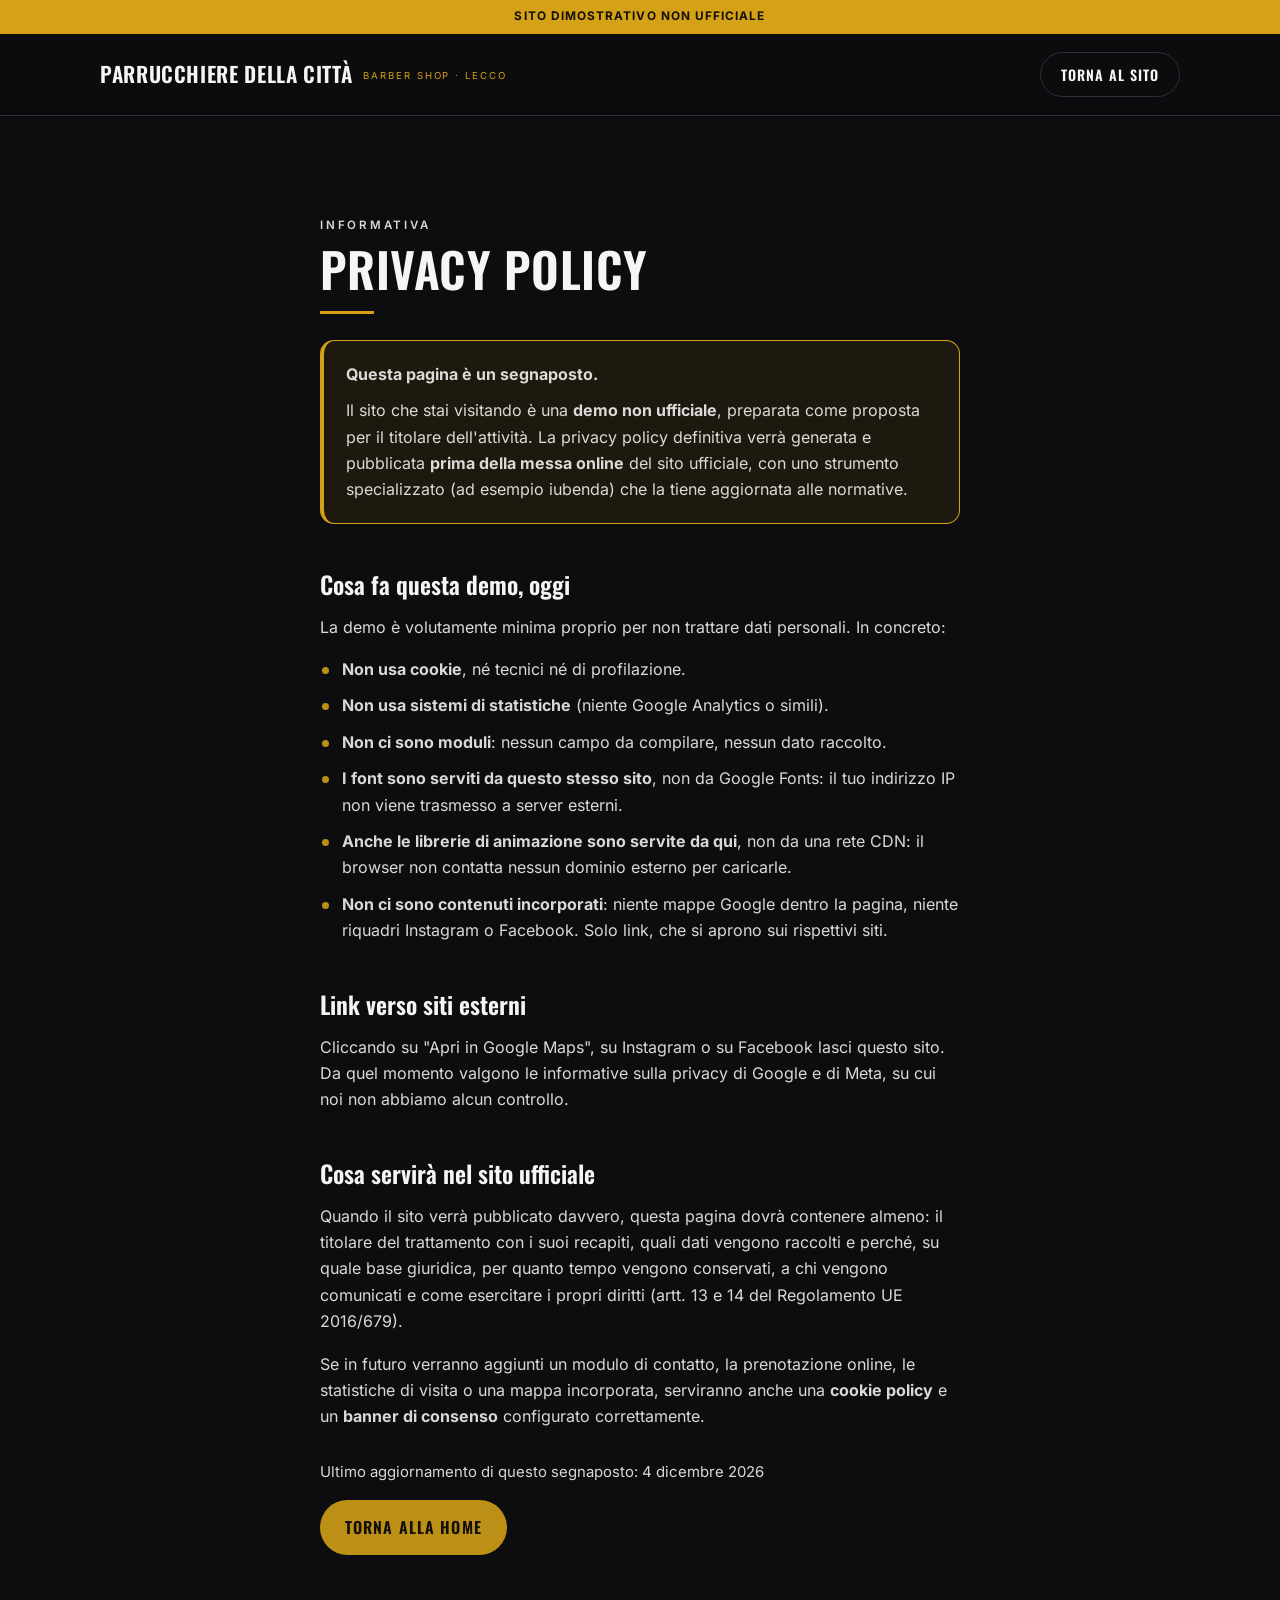
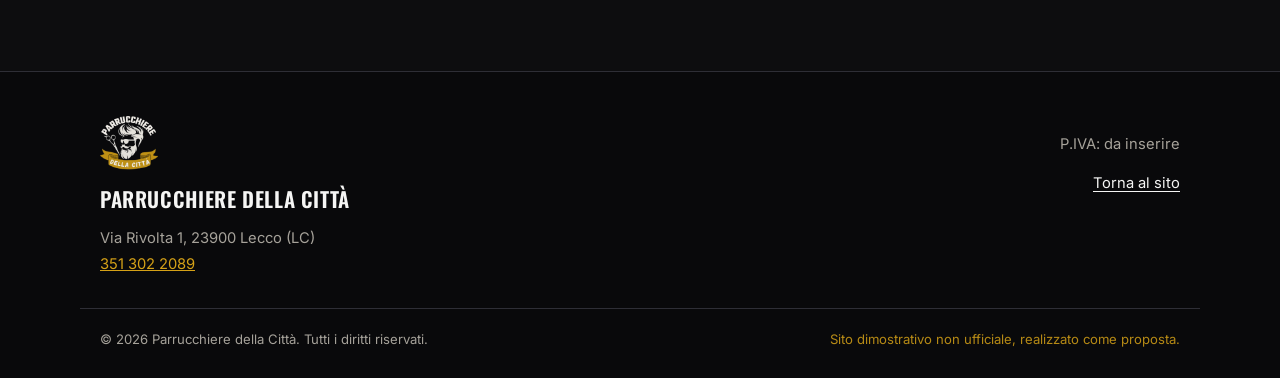
<file: privacy.html>
<!DOCTYPE html>
<html lang="it">
<head>
  <meta charset="UTF-8">
  <meta name="viewport" content="width=device-width, initial-scale=1">
  <meta name="robots" content="noindex, nofollow">
  <title>Privacy policy – Parrucchiere della Città | DEMO</title>
  <meta name="description" content="Pagina segnaposto: la privacy policy definitiva verrà generata prima della pubblicazione del sito.">
  <meta name="theme-color" content="#0d0d0f">
  <link rel="icon" href="data:image/svg+xml,%3Csvg xmlns='http://www.w3.org/2000/svg' viewBox='0 0 64 64'%3E%3Crect width='64' height='64' rx='12' fill='%230d0d0f'/%3E%3Ctext x='32' y='45' font-family='sans-serif' font-size='38' font-weight='bold' fill='%23d5a117' text-anchor='middle'%3EP%3C/text%3E%3C/svg%3E">
  <link rel="preload" href="fonts/oswald-latin.woff2" as="font" type="font/woff2" crossorigin>
  <link rel="preload" href="fonts/inter-latin.woff2" as="font" type="font/woff2" crossorigin>
  <link rel="stylesheet" href="css/style.css">
</head>
<body>

<!-- Stessa barra demo di index.html: togliere entrambe insieme -->
<div class="demo-bar" role="note">
  Sito dimostrativo non ufficiale
</div>

<a class="skip-link" href="#main">Salta al contenuto</a>

<header class="site-header">
  <div class="wrap header-inner">
    <a class="brand" href="index.html">
      <span class="brand-name">Parrucchiere <br>della Città</span>
      <span class="brand-sub">Barber Shop · Lecco</span>
    </a>
    <a class="btn btn-ghost btn-torna" href="index.html">Torna al sito</a>
  </div>
</header>

<main id="main">
  <section class="sezione">
    <div class="wrap testo-lungo">
      <p class="eyebrow">Informativa</p>
      <h1 class="sezione-titolo">Privacy policy</h1>

      <div class="avviso">
        <p><strong>Questa pagina è un segnaposto.</strong></p>
        <p>
          Il sito che stai visitando è una <strong>demo non ufficiale</strong>,
          preparata come proposta per il titolare dell'attività. La privacy
          policy definitiva verrà generata e pubblicata
          <strong>prima della messa online</strong> del sito ufficiale, con uno
          strumento specializzato (ad esempio iubenda) che la tiene aggiornata
          alle normative.
        </p>
      </div>

      <h2>Cosa fa questa demo, oggi</h2>
      <p>
        La demo è volutamente minima proprio per non trattare dati personali.
        In concreto:
      </p>
      <ul class="elenco">
        <li><strong>Non usa cookie</strong>, né tecnici né di profilazione.</li>
        <li><strong>Non usa sistemi di statistiche</strong> (niente Google Analytics o simili).</li>
        <li><strong>Non ci sono moduli</strong>: nessun campo da compilare, nessun dato raccolto.</li>
        <li>
          <strong>I font sono serviti da questo stesso sito</strong>, non da Google Fonts:
          il tuo indirizzo IP non viene trasmesso a server esterni.
        </li>
        <li>
          <strong>Anche le librerie di animazione sono servite da qui</strong>, non da
          una rete CDN: il browser non contatta nessun dominio esterno per caricarle.
        </li>
        <li>
          <strong>Non ci sono contenuti incorporati</strong>: niente mappe Google
          dentro la pagina, niente riquadri Instagram o Facebook. Solo link, che
          si aprono sui rispettivi siti.
        </li>
      </ul>

      <h2>Link verso siti esterni</h2>
      <p>
        Cliccando su "Apri in Google Maps", su Instagram o su Facebook lasci
        questo sito. Da quel momento valgono le informative sulla privacy di
        Google e di Meta, su cui noi non abbiamo alcun controllo.
      </p>

      <h2>Cosa servirà nel sito ufficiale</h2>
      <p>
        Quando il sito verrà pubblicato davvero, questa pagina dovrà contenere
        almeno: il titolare del trattamento con i suoi recapiti, quali dati
        vengono raccolti e perché, su quale base giuridica, per quanto tempo
        vengono conservati, a chi vengono comunicati e come esercitare i propri
        diritti (artt. 13 e 14 del Regolamento UE 2016/679).
      </p>
      <p>
        Se in futuro verranno aggiunti un modulo di contatto, la prenotazione
        online, le statistiche di visita o una mappa incorporata, serviranno
        anche una <strong>cookie policy</strong> e un <strong>banner di
        consenso</strong> configurato correttamente.
      </p>

      <p class="nota">
        Ultimo aggiornamento di questo segnaposto: <span id="data-pagina">—</span>
      </p>

      <p><a class="btn btn-cta" href="index.html">Torna alla home</a></p>
    </div>
  </section>
</main>

<footer class="site-footer">
  <div class="wrap footer-inner">
    <div class="footer-col">
      <img class="footer-logo" src="img/logo.webp" alt="" width="720" height="680" loading="lazy" decoding="async">
      <p class="footer-nome">Parrucchiere della Città</p>
      <address>
        Via Rivolta 1, 23900 Lecco (LC)<br>
        <a href="tel:+393513022089">351 302 2089</a>
      </address>
    </div>
    <div class="footer-col">
      <!-- TODO: partita IVA reale, come in index.html -->
      <p class="footer-piva">P.IVA: da inserire</p>
      <p><a class="footer-link" href="index.html">Torna al sito</a></p>
    </div>
  </div>
  <div class="wrap footer-basso">
    <p>&copy; <span id="anno">2026</span> Parrucchiere della Città. Tutti i diritti riservati.</p>
    <p class="footer-demo">Sito dimostrativo non ufficiale, realizzato come proposta.</p>
  </div>
</footer>

<script src="js/main.js"></script>
</body>
</html>
</file>
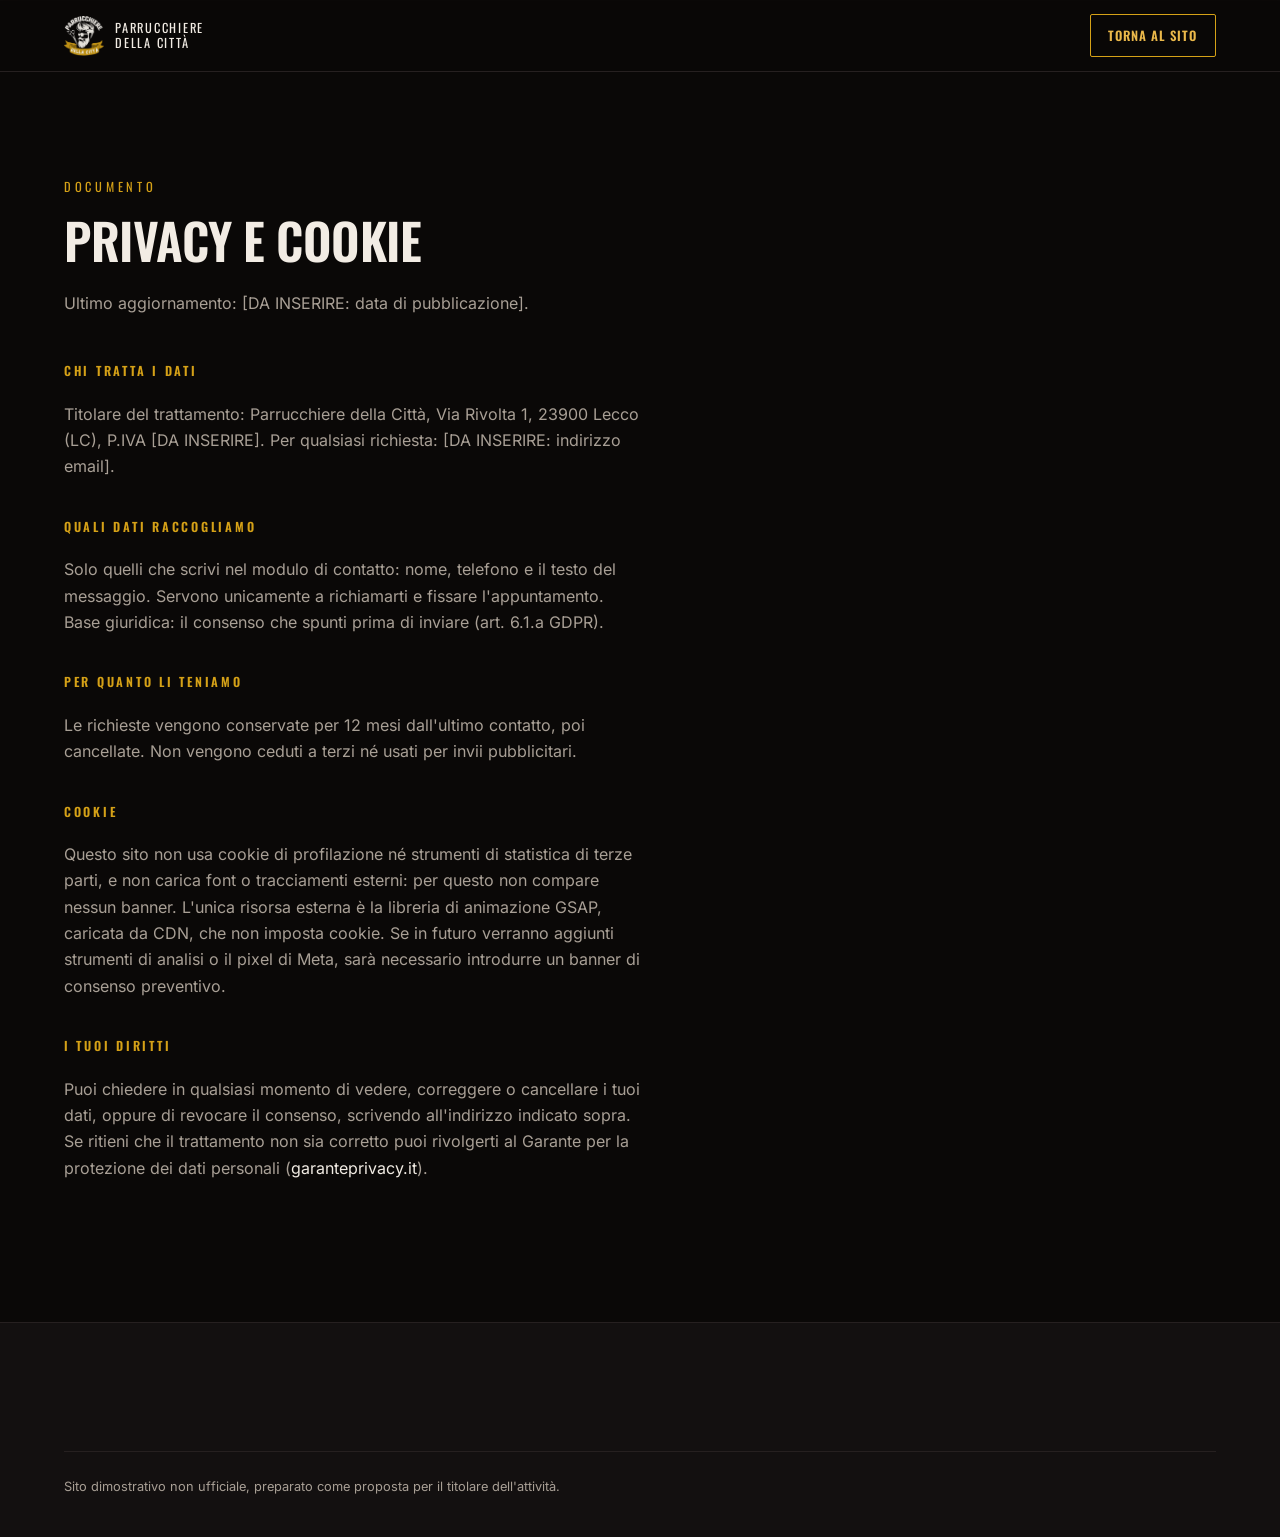
<file: hero-scroll/privacy.html>
<!DOCTYPE html>
<html lang="it">
<head>
<meta charset="utf-8">
<meta name="viewport" content="width=device-width, initial-scale=1">
<title>Privacy e cookie — Parrucchiere della Città</title>
<meta name="description" content="Informativa privacy e cookie del sito del Parrucchiere della Città, Lecco.">
<meta name="robots" content="noindex, nofollow">
<link rel="icon" href="assets/logo.webp" type="image/webp">
<link rel="stylesheet" href="style.css">
</head>
<body>

<header class="testata compatta">
  <a class="testata__marchio" href="index.html">
    <img src="assets/logo.webp" alt="Parrucchiere della Città" width="44" height="44">
    <span>Parrucchiere<br>della Città</span>
  </a>
  <a class="bottone bottone--piccolo bottone--vuoto" href="index.html">Torna al sito</a>
</header>

<main class="sezione" style="padding-top: clamp(7rem, 16vw, 11rem);">
  <div class="contenitore">
    <p class="sezione__occhiello">Documento</p>
    <h1 class="sezione__titolo">Privacy e cookie</h1>
    <p class="sezione__intro">
      Ultimo aggiornamento: [DA INSERIRE: data di pubblicazione].
    </p>

    <h2 class="pie__titolo" style="margin-top:3rem;">Chi tratta i dati</h2>
    <p class="sezione__testo">
      Titolare del trattamento: Parrucchiere della Città, Via Rivolta 1, 23900 Lecco (LC),
      P.IVA [DA INSERIRE]. Per qualsiasi richiesta: [DA INSERIRE: indirizzo email].
    </p>

    <h2 class="pie__titolo" style="margin-top:2.5rem;">Quali dati raccogliamo</h2>
    <p class="sezione__testo">
      Solo quelli che scrivi nel modulo di contatto: nome, telefono e il testo del
      messaggio. Servono unicamente a richiamarti e fissare l'appuntamento.
      Base giuridica: il consenso che spunti prima di inviare (art. 6.1.a GDPR).
    </p>

    <h2 class="pie__titolo" style="margin-top:2.5rem;">Per quanto li teniamo</h2>
    <p class="sezione__testo">
      Le richieste vengono conservate per 12 mesi dall'ultimo contatto, poi cancellate.
      Non vengono ceduti a terzi né usati per invii pubblicitari.
    </p>

    <h2 class="pie__titolo" style="margin-top:2.5rem;">Cookie</h2>
    <p class="sezione__testo">
      Questo sito non usa cookie di profilazione né strumenti di statistica di terze parti,
      e non carica font o tracciamenti esterni: per questo non compare nessun banner.
      L'unica risorsa esterna è la libreria di animazione GSAP, caricata da CDN, che non
      imposta cookie. Se in futuro verranno aggiunti strumenti di analisi o il pixel di
      Meta, sarà necessario introdurre un banner di consenso preventivo.
    </p>

    <h2 class="pie__titolo" style="margin-top:2.5rem;">I tuoi diritti</h2>
    <p class="sezione__testo">
      Puoi chiedere in qualsiasi momento di vedere, correggere o cancellare i tuoi dati,
      oppure di revocare il consenso, scrivendo all'indirizzo indicato sopra.
      Se ritieni che il trattamento non sia corretto puoi rivolgerti al Garante per la
      protezione dei dati personali (<span style="color:var(--panna)">garanteprivacy.it</span>).
    </p>
  </div>
</main>

<footer class="pie">
  <p class="pie__nota">
    Sito dimostrativo non ufficiale, preparato come proposta per il titolare dell'attività.
  </p>
</footer>

</body>
</html>
</file>
<file: css/style.css>
/* ==========================================================================
   Parrucchiere della Città — Lecco  |  SITO DIMOSTRATIVO
   CSS unico, mobile-first. Nessun framework, nessun build.
   ========================================================================== */

/* ----------------------------- 1. FONT LOCALI -----------------------------
   I font sono scaricati e serviti da questo stesso dominio (cartella fonts/).
   Nessuna chiamata a fonts.googleapis.com / fonts.gstatic.com => nessun
   trasferimento di IP a terzi, quindi nessun problema GDPR.
   Sono font VARIABILI: un solo file copre tutti i pesi (font-weight: range).
   -------------------------------------------------------------------------- */
@font-face {
  font-family: 'Oswald';
  font-style: normal;
  font-weight: 200 700;   /* intervallo coperto dal font variabile */
  font-display: swap;
  src: url('../fonts/oswald-latin.woff2') format('woff2');
  unicode-range: U+0000-00FF, U+0131, U+0152-0153, U+02BB-02BC, U+02C6, U+02DA, U+02DC, U+0304, U+0308, U+0329, U+2000-206F, U+20AC, U+2122, U+2191, U+2193, U+2212, U+2215, U+FEFF, U+FFFD;
}
@font-face {
  font-family: 'Oswald';
  font-style: normal;
  font-weight: 200 700;
  font-display: swap;
  src: url('../fonts/oswald-latin-ext.woff2') format('woff2');
  unicode-range: U+0100-02BA, U+02BD-02C5, U+02C7-02CC, U+02CE-02D7, U+02DD-02FF, U+0304, U+0308, U+0329, U+1D00-1DBF, U+1E00-1E9F, U+1EF2-1EFF, U+2020, U+20A0-20AB, U+20AD-20C0, U+2113, U+2C60-2C7F, U+A720-A7FF;
}
@font-face {
  font-family: 'Inter';
  font-style: normal;
  font-weight: 100 900;
  font-display: swap;
  src: url('../fonts/inter-latin.woff2') format('woff2');
  unicode-range: U+0000-00FF, U+0131, U+0152-0153, U+02BB-02BC, U+02C6, U+02DA, U+02DC, U+0304, U+0308, U+0329, U+2000-206F, U+20AC, U+2122, U+2191, U+2193, U+2212, U+2215, U+FEFF, U+FFFD;
}
@font-face {
  font-family: 'Inter';
  font-style: normal;
  font-weight: 100 900;
  font-display: swap;
  src: url('../fonts/inter-latin-ext.woff2') format('woff2');
  unicode-range: U+0100-02BA, U+02BD-02C5, U+02C7-02CC, U+02CE-02D7, U+02DD-02FF, U+0304, U+0308, U+0329, U+1D00-1DBF, U+1E00-1E9F, U+1EF2-1EFF, U+2020, U+20A0-20AB, U+20AD-20C0, U+2113, U+2C60-2C7F, U+A720-A7FF;
}

/* ----------------------------- 2. VARIABILI ------------------------------ */
:root {
  --nero:        #0d0d0f;   /* sfondo principale */
  --antracite:   #16161a;   /* sfondo sezioni alternate */
  --carbone:     #1f1f25;   /* card */
  --bordo:       #2e2e36;
  /* Palette presa dal LOGO dell'attivita': nero e oro.
     L'oro e' campionato dal file del logo: #d5a117.

     Attenzione, e' la regola che decide tutta la grafica: sull'oro il
     testo BIANCO non si legge (2.4:1), il testo NERO si' (7.8:1).
     Quindi ogni fondo oro porta testo scuro, mai bianco.

     Rapporti misurati (minimo WCAG AA: 4.5:1):
       oro su nero          8.4:1     nero su oro        7.8:1
       oro-chiaro su nero  11.6:1     bianco su nero    18.9:1
       grigio su nero       8.0:1     grigio su card     6.8:1 */
  --oro:         #d5a117;   /* l'oro del logo: fondi e testo */
  --oro-vivo:    #e2ae23;   /* leggermente acceso: hover */
  --oro-chiaro:  #eec25a;   /* per i dettagli piccoli sul nero */
  --su-oro:      #14100a;   /* il testo che sta SOPRA l'oro */
  --crema:       #f2efe8;   /* la crema del logo in negativo */
  --bianco:      #f5f5f4;
  --grigio:      #a6a29a;   /* neutro tirato appena verso l'oro */

  --stato-aperto: #43b06a;   /* pastiglia "Aperto ora" */
  --stato-chiuso: #b0aca4;   /* "Chiuso ora": neutro, cosi' non si
                                confonde con l'oro del marchio */

  --titolo: 'Oswald', 'Arial Narrow', Impact, system-ui, sans-serif;
  --testo:  'Inter', system-ui, -apple-system, 'Segoe UI', Roboto, sans-serif;

  --max: 1120px;            /* larghezza massima del contenuto */
  --gutter: 20px;           /* margine laterale minimo su mobile */
  --radius: 14px;
  --demo-bar-h: 34px;       /* altezza barra demo, usata dallo scroll-offset */
                            /* (si azzera da sola: vedi la regola qui sotto) */
  --header-h: 68px;
  --molla: cubic-bezier(.22, .68, .28, 1);   /* curva unica del movimento */
}

/* Barra demo rimossa dall'HTML => l'altezza riservata torna a zero e non
   resta nessuna striscia vuota in cima. Va prima del RESET perche' il
   valore serve subito a body e html. */
html:not(:has(.demo-bar)) { --demo-bar-h: 0px; }

/* ----------------------------- 3. RESET ---------------------------------- */
*, *::before, *::after { box-sizing: border-box; }

html {
  scroll-behavior: smooth;             /* scroll fluido dal menu */
  /* Lo scroll si ferma sotto barra demo + header fisso */
  scroll-padding-top: calc(var(--demo-bar-h) + var(--header-h) + 8px);
  -webkit-text-size-adjust: 100%;
}

body {
  margin: 0;
  /* lo spazio in alto serve per barra demo + header, entrambi fissi */
  padding-top: calc(var(--demo-bar-h) + var(--header-h));
  background: var(--nero);
  color: var(--bianco);
  font-family: var(--testo);
  font-size: 1rem;
  line-height: 1.65;
  overflow-x: hidden;
}

img, svg { max-width: 100%; display: block; }
a { color: inherit; }
ul { list-style: none; margin: 0; padding: 0; }

h1, h2, h3 {
  font-family: var(--titolo);
  font-weight: 600;
  line-height: 1.08;
  letter-spacing: .01em;
  text-transform: uppercase;
  margin: 0 0 .4em;
}

.accento { color: var(--oro); }

.wrap {
  width: 100%;
  max-width: var(--max);
  margin-inline: auto;
  padding-inline: var(--gutter);
}

/* Focus sempre visibile: requisito di accessibilita' */
:focus-visible {
  outline: 3px solid var(--oro-chiaro);
  outline-offset: 3px;
}

/* Visibile solo agli screen reader (es. la didascalia della tabella) */
.sr-only {
  position: absolute;
  width: 1px; height: 1px;
  padding: 0; margin: -1px;
  overflow: hidden;
  clip-path: inset(50%);
  white-space: nowrap;
}

.skip-link {
  position: fixed;
  left: -9999px;
  z-index: 200;
  background: var(--oro);
  color: var(--su-oro);
  padding: 12px 18px;
  font-weight: 600;
  border-radius: 0 0 var(--radius) 0;
}
.skip-link:focus { left: 0; top: 0; }

/* Emblema fisso dietro l'intera pagina: molto tenue, solo texture.
   Per toglierlo: cancellare questa regola e il div .sfondo-logo. */
.sfondo-logo {
  position: fixed;
  inset: 0;
  z-index: -1;                 /* dietro a tutto, non intercetta i click */
  pointer-events: none;
  background: url('../img/logo.webp') center 46% / min(150vw, 900px) no-repeat;
  opacity: .045;
  filter: blur(6px);
}

/* ----------------------------- 4. BARRA DEMO -----------------------------
   Rimuovendo il <div class="demo-bar"> dall'HTML questo blocco resta
   inerte: non serve toccare altro. Se vuoi ripulire anche il CSS,
   cancella questa sezione e metti --demo-bar-h: 0px.
   -------------------------------------------------------------------------- */
.demo-bar {
  position: fixed;
  inset: 0 0 auto 0;
  z-index: 120;
  height: var(--demo-bar-h);
  display: flex;
  align-items: center;
  justify-content: center;
  gap: 8px;
  background: var(--oro);
  color: var(--su-oro);
  font-size: .74rem;
  font-weight: 700;
  letter-spacing: .09em;
  text-transform: uppercase;
  text-align: center;
  padding-inline: 12px;
}

/* ----------------------------- 5. HEADER --------------------------------- */
.site-header {
  position: fixed;
  top: var(--demo-bar-h);
  left: 0;
  right: 0;
  z-index: 110;
  height: var(--header-h);
  display: flex;
  align-items: center;
  background: rgba(13, 13, 15, .92);
  border-bottom: 1px solid var(--bordo);
  backdrop-filter: blur(8px);
  transition: box-shadow .25s ease, background .25s ease;
}
/* Classe aggiunta da JS quando si scrolla: dà profondità all'header */
.site-header.is-scrolled {
  background: rgba(13, 13, 15, .98);
  box-shadow: 0 6px 24px rgba(0, 0, 0, .55);
}

.header-inner {
  display: flex;
  align-items: center;
  justify-content: space-between;
  gap: 16px;
}

.brand {
  text-decoration: none;
  display: flex;
  align-items: center;
  gap: 11px;
  min-width: 0;               /* permette al testo di accorciarsi */
}
.brand-logo {
  width: 44px;
  height: auto;
  flex: 0 0 auto;             /* non si schiaccia quando lo spazio stringe */
}
.brand-testo { min-width: 0; }
.brand-name {
  display: block;
  font-family: var(--titolo);
  font-weight: 600;
  font-size: 1.02rem;
  line-height: 1.06;      /* .98 tagliava l'accento di CITTÀ */
  text-transform: uppercase;
  letter-spacing: .03em;
}
.brand-sub {
  display: block;
  margin-top: 3px;
  font-size: .6rem;
  letter-spacing: .2em;
  text-transform: uppercase;
  color: var(--oro);
}

/* --- Hamburger (solo mobile) --- */
.nav-toggle {
  width: 46px;
  height: 46px;                 /* area di tocco >= 44px */
  display: grid;
  place-items: center;
  background: transparent;
  border: 1px solid var(--bordo);
  border-radius: 10px;
  cursor: pointer;
  padding: 0;
}
/* Le tre righe: una vera + due pseudo-elementi */
.nav-toggle-bars,
.nav-toggle-bars::before,
.nav-toggle-bars::after {
  content: '';
  display: block;
  width: 22px;
  height: 2px;
  background: var(--bianco);
  transition: transform .25s ease, opacity .2s ease;
}
.nav-toggle-bars::before { position: absolute; transform: translateY(-7px); }
.nav-toggle-bars::after  { position: absolute; transform: translateY(7px); }
.nav-toggle-bars { position: relative; }

/* Stato "aperto": le righe diventano una X */
.nav-toggle[aria-expanded="true"] .nav-toggle-bars { background: transparent; }
.nav-toggle[aria-expanded="true"] .nav-toggle-bars::before { transform: rotate(45deg); }
.nav-toggle[aria-expanded="true"] .nav-toggle-bars::after  { transform: rotate(-45deg); }

/* --- Menu: a tendina su mobile, in linea da 860px --- */
.nav {
  position: fixed;
  top: calc(var(--demo-bar-h) + var(--header-h));
  left: 0;
  right: 0;
  background: var(--antracite);
  border-bottom: 1px solid var(--bordo);
  padding: 8px var(--gutter) 22px;
  display: none;
}
.nav.is-open { display: block; }
/* Con il menu aperto blocchiamo lo scorrimento della pagina sotto */
body.menu-aperto { overflow: hidden; }

.nav-list a {
  display: block;
  padding: 15px 4px;          /* voci alte: facili da colpire col pollice */
  font-family: var(--titolo);
  font-size: 1.15rem;
  text-transform: uppercase;
  letter-spacing: .05em;
  text-decoration: none;
  border-bottom: 1px solid var(--bordo);
}
.nav-list a:hover, .nav-list a:focus-visible { color: var(--oro); }

.nav-cta { margin-top: 18px; width: 100%; }

/* ----------------------------- 6. BOTTONI -------------------------------- */
.btn {
  display: inline-flex;
  align-items: center;
  justify-content: center;
  gap: 9px;
  min-height: 50px;             /* bottoni grandi su mobile */
  padding: 13px 24px;
  border: 1px solid transparent;
  border-radius: 999px;
  font-family: var(--titolo);
  font-size: 1rem;
  font-weight: 600;
  letter-spacing: .07em;
  text-transform: uppercase;
  text-decoration: none;
  cursor: pointer;
  transition: transform .22s var(--molla), background .22s ease,
              color .22s ease, box-shadow .28s ease, border-color .22s ease;
}
.btn:active { transform: scale(.97); }
.btn-cta:hover { transform: translateY(-2px); box-shadow: 0 12px 30px rgba(213, 161, 23, .45); }
.btn-ghost:hover { transform: translateY(-2px); background: rgba(213, 161, 23, .07); }
.btn-lg { min-height: 56px; font-size: 1.06rem; }

.btn-cta  { background: var(--oro); color: var(--su-oro); }
.btn-cta:hover, .btn-cta:focus-visible { background: var(--oro-vivo); }

.btn-ghost { background: transparent; color: var(--bianco); border-color: var(--bordo); }
.btn-ghost:hover, .btn-ghost:focus-visible { border-color: var(--oro); color: var(--oro); }

.ico { width: 20px; height: 20px; fill: currentColor; flex: 0 0 auto; }

/* Icone disegnate a tratto invece che piene (es. Instagram). Senza questa
   regola il "fill: currentColor" qui sopra le riempirebbe, trasformando
   il contorno in un quadrato pieno. */
.ico-linea {
  width: 20px;
  height: 20px;
  flex: 0 0 auto;
  fill: none;
  stroke: currentColor;
  stroke-width: 1.8;
}

/* ----------------------------- 7. HERO ----------------------------------- */
.hero {
  position: relative;
  display: flex;
  align-items: center;
  /* Tutta l'altezza VISIBILE: 100dvh meno le due barre fisse, altrimenti
     l'hero sborderebbe sotto lo schermo proprio della loro altezza.
     dvh (e non vh) perche' su mobile la barra del browser si ritira. */
  min-height: calc(100dvh - var(--demo-bar-h) - var(--header-h));
  padding: 64px 0 72px;
  overflow: hidden;
  /* Alone dorato dall'alto su fondo nero: niente righe diagonali, che
     davano un'aria vintage. Qui il taglio e' urban. */
  background: var(--nero);   /* sotto la foto, per i millisecondi di caricamento */
}

/* Foto di sfondo dell'hero. Per la foto vera basta cambiare .svg in .jpg.
   Sopra c'e' una doppia velatura: senza, su una foto chiara il titolo
   bianco sparirebbe. */
.hero-foto {
  position: absolute;
  inset: 0;
  background: url('../img/hero-salone.svg') center / cover no-repeat;
  /* will-change: la foto viene mossa da GSAP in parallasse */
  will-change: transform;
}
.hero-foto::after {
  content: '';
  position: absolute;
  inset: 0;
  background:
    linear-gradient(180deg, rgba(13,13,15,.78) 0%, rgba(13,13,15,.62) 42%, rgba(13,13,15,.95) 100%),
    radial-gradient(115% 75% at 50% -10%, rgba(213, 161, 23, .34), transparent 62%),
    radial-gradient(90% 65% at 88% 108%, rgba(213, 161, 23, .32), transparent 62%);
}
/* La parallasse sposta la foto: la faccio piu' alta del contenitore
   cosi' muovendosi non scopre mai i bordi. */
.hero-foto { top: -8%; bottom: -8%; }

/* Emblema in filigrana dentro l'hero: grande, sfumato ai bordi.
   Per toglierlo: cancellare questa regola e il div .hero-logo. */
.hero-logo {
  position: absolute;
  top: 50%;
  left: 50%;
  translate: -50% -50%;   /* la parallasse la aggiunge GSAP, sopra questa */
  width: min(112vw, 700px);
  aspect-ratio: 72 / 68;   /* proporzioni del file logo.webp */
  background: url('../img/logo.webp') center / contain no-repeat;
  opacity: .15;
  filter: blur(2px);      /* e' il loro logo: puo' leggersi, appena */      /* con la foto sotto basta un velo: due texture
                             a piena forza si disturbano a vicenda */
  pointer-events: none;
  /* sfuma verso i bordi cosi' non si vede il quadrato dell'immagine */
  -webkit-mask-image: radial-gradient(circle at 50% 50%, #000 42%, transparent 72%);
          mask-image: radial-gradient(circle at 50% 50%, #000 42%, transparent 72%);
}

.hero-inner { position: relative; z-index: 1; text-align: center; }

.hero-kicker {
  margin: 0 0 14px;
  font-size: .74rem;
  font-weight: 600;
  letter-spacing: .26em;
  text-transform: uppercase;
  color: var(--oro);
}
.hero-title {
  /* Fluido: non scende sotto 3rem, cresce col 14% della larghezza
     schermo, si ferma a 8.5rem per non esplodere sui monitor grandi. */
  font-size: clamp(3rem, 14vw, 8.5rem);
  font-weight: 700;
  margin-bottom: .22em;
  text-wrap: balance;
  text-shadow: 0 2px 26px rgba(0, 0, 0, .8);  /* stacca dalla filigrana */
}
.hero-sub {
  margin: 0 auto 32px;
  max-width: 30ch;
  font-size: 1.1rem;
  color: var(--bianco);
  opacity: .86;
}
.hero-actions {
  display: flex;
  flex-direction: column;
  gap: 12px;
  max-width: 360px;
  margin-inline: auto;
}
.hero-status {
  margin: 26px 0 0;
  font-size: .9rem;
  color: var(--grigio);
  min-height: 1.4em;             /* evita il salto quando JS scrive il testo */
}
.hero-status .pill { margin-right: 8px; }

/* Pastiglia "Aperto ora" / "Chiuso ora" (riusata nella sezione Orari) */
.pill {
  display: inline-flex;
  align-items: center;
  gap: 7px;
  padding: 5px 13px;
  border-radius: 999px;
  font-size: .78rem;
  font-weight: 600;
  letter-spacing: .04em;
  text-transform: uppercase;
  border: 1px solid currentColor;
}
.pill::before {
  content: '';
  width: 8px;
  height: 8px;
  border-radius: 50%;
  background: currentColor;
}
.pill-open   { color: var(--stato-aperto); }
.pill-closed { color: var(--stato-chiuso); }

/* ----------------------------- 10. SEZIONI ------------------------------- */
.sezione { position: relative; padding: 64px 0; }
.sezione-alt { background: rgba(22, 22, 26, .92); }  /* fascia alternata, lascia passare la filigrana */

/* Etichetta piccola sopra il titolo */
.eyebrow {
  margin: 0 0 8px;
  font-size: .72rem;
  font-weight: 600;
  letter-spacing: .24em;
  text-transform: uppercase;
  color: var(--oro);
}
.sezione-titolo {
  font-size: clamp(2rem, 8vw, 3rem);
  font-weight: 600;
  margin-bottom: .35em;
}
/* Filetto sotto il titolo di sezione */
.sezione-titolo::after {
  content: '';
  display: block;
  width: 54px;
  height: 3px;
  margin-top: 16px;
  background: var(--oro);
  transform-origin: left center;
}
.sezione-intro {
  margin: 0 0 34px;
  max-width: 56ch;            /* riga leggibile, non troppo lunga */
  color: var(--grigio);
}

.nota {
  margin: 30px 0 0;
  font-size: .93rem;
  color: var(--grigio);
}
.link-acc {
  color: var(--oro);
  font-weight: 600;
  text-decoration-thickness: 2px;
  text-underline-offset: 3px;
}

/* ----------------------------- 11. SERVIZI ------------------------------- */
/* Una colonna su telefono; auto-fit riempie lo spazio senza righe orfane */
.servizi-griglia {
  display: grid;
  gap: 10px;
  grid-template-columns: repeat(2, 1fr);
}

/* I servizi sono 7: in griglia a due colonne l'ultimo resterebbe da solo
   a meta' riga. Facendolo occupare tutta la larghezza la fila si chiude
   e sembra una scelta, non un buco rimasto li'. */
.servizio:last-child:nth-child(odd) { grid-column: 1 / -1; }

.card {
  background: var(--carbone);
  border: 1px solid var(--bordo);
  border-radius: var(--radius);
}

.servizio {
  position: relative;
  display: flex;
  flex-direction: column;
  padding: 18px 15px;
  overflow: hidden;
  transition: border-color .3s var(--molla), transform .3s var(--molla),
              background .3s ease, box-shadow .3s ease;
}
/* Alone dorato che si accende dall'angolo in alto: sostituisce il classico
   "card che si alza e basta" e resta leggero. */
.servizio::before {
  content: '';
  position: absolute;
  inset: 0;
  opacity: 0;
  pointer-events: none;
  background: radial-gradient(90% 70% at 0% 0%, rgba(213, 161, 23, .16), transparent 70%);
  transition: opacity .35s ease;
}
/* Al passaggio del mouse: scala leggera + bordo acceso.
   Solo dove esiste un vero puntatore: su telefono l'hover resta
   "appiccicato" dopo il tocco e la card sembrerebbe bloccata. */
@media (hover: hover) {
  .servizio:hover {
    border-color: rgba(213, 161, 23, .6);
    transform: translateY(-4px) scale(1.025);
    box-shadow: 0 16px 38px rgba(0, 0, 0, .5);
  }
  .recensione:hover { transform: translateY(-3px) scale(1.015); }
}
.servizio:hover::before { opacity: 1; }
.servizio:hover .servizio-ico { transform: scale(1.09) rotate(-4deg); background: rgba(213, 161, 23, .2); }
.servizio > * { position: relative; }   /* il testo resta sopra l'alone */

.servizio-ico {
  width: 40px;
  height: 40px;
  margin-bottom: 12px;
  border: 1px solid rgba(213, 161, 23, .25);
  transition: transform .35s var(--molla), background .3s ease;
  display: grid;
  place-items: center;
  border-radius: 50%;
  background: rgba(213, 161, 23, .12);
}
/* Icone a tratto, nell'oro del logo */
.servizio-ico svg {
  width: 21px;
  height: 21px;
  fill: none;
  stroke: var(--oro);
  stroke-width: 1.6;
  stroke-linecap: round;
  stroke-linejoin: round;
}

.servizio h3 {
  font-size: 1.04rem;
  font-weight: 600;
  letter-spacing: .02em;
  line-height: 1.12;
  margin-bottom: .35em;
}
.servizio p {
  margin: 0;
  color: var(--grigio);
  font-size: .83rem;
  line-height: 1.5;
}
/* margin-top:auto allinea il prezzo in fondo a tutte le card della riga */
.servizio p.prezzo {
  margin-top: auto;
  padding-top: 12px;
  font-family: var(--titolo);
  font-size: .8rem;
  font-weight: 600;
  letter-spacing: .09em;
  text-transform: uppercase;
  color: var(--oro);
}

/* ----------------------------- 12. GALLERIA ------------------------------ */
/* Griglia fitta a 3 colonne come un profilo Instagram: foto attaccate,
   a tutta larghezza, senza margini laterali. */
.galleria {
  display: grid;
  grid-template-columns: repeat(3, 1fr);
  gap: 3px;
  margin-top: 4px;
  max-width: 1400px;      /* oltre, le foto diventavano sproporzionate */
  margin-inline: auto;
}
.galleria-box {
  position: relative;
  margin: 0;
  overflow: hidden;
  background: var(--carbone);
}
/* Velo che si schiarisce dal basso e cornice rossa sottile: dà profondita'
   alla griglia senza coprire la foto. */
.galleria-box::after {
  content: '';
  position: absolute;
  inset: 0;
  opacity: 0;
  pointer-events: none;
  background: linear-gradient(to top, rgba(0, 0, 0, .55), transparent 55%);
  box-shadow: inset 0 0 0 2px rgba(213, 161, 23, .75);
  transition: opacity .3s ease;
}
.galleria-box:hover::after { opacity: 1; }
.galleria-box img {
  width: 100%;
  height: auto;
  aspect-ratio: 1 / 1;      /* riquadri quadrati anche con foto storte */
  object-fit: cover;
  transition: transform .35s ease, opacity .25s ease;
}
.galleria-box:hover img { transform: scale(1.07); }

.galleria-cta { margin-top: 26px; text-align: center; }
.galleria-cta .btn { width: 100%; max-width: 480px; }

/* ----------------------------- 13. ORARI --------------------------------- */
.orari-box {
  max-width: 560px;
  background: var(--carbone);
  border: 1px solid var(--bordo);
  border-radius: var(--radius);
  overflow: hidden;
}

.orari-tabella {
  width: 100%;
  border-collapse: collapse;
  font-size: 1rem;
}
.orari-tabella th,
.orari-tabella td {
  padding: 14px 20px;
  text-align: left;
  border-bottom: 1px solid var(--bordo);
}
.orari-tabella th {
  font-weight: 500;
  color: var(--bianco);
}
.orari-tabella td {
  text-align: right;
  color: var(--grigio);
  /* cifre a larghezza fissa: gli orari restano incolonnati */
  font-variant-numeric: tabular-nums;
}

/* Giorno di oggi: la classe la mette JS (js/main.js).
   Il colore da solo non basterebbe per chi non distingue i colori,
   per questo aggiungiamo anche la barra a sinistra e l'etichetta "Oggi". */
.orari-tabella tbody tr { transition: background .2s ease; }
.orari-tabella tbody tr:hover { background: rgba(255, 255, 255, .03); }
.orari-tabella tr.is-oggi {
  background: rgba(213, 161, 23, .1);
  box-shadow: inset 3px 0 0 var(--oro);
}
.orari-tabella tr.is-oggi th,
.orari-tabella tr.is-oggi td { color: var(--oro); font-weight: 600; }

.oggi-tag {
  display: inline-block;
  margin-left: 9px;
  padding: 2px 8px;
  border-radius: 999px;
  background: var(--oro);
  color: var(--su-oro);
  font-size: .62rem;
  font-weight: 700;
  letter-spacing: .12em;
  text-transform: uppercase;
  vertical-align: 2px;
}

.orari-stato {
  display: flex;
  flex-wrap: wrap;
  align-items: center;
  gap: 10px;
  padding: 18px 20px;
  background: rgba(0, 0, 0, .28);
  font-size: .93rem;
  color: var(--grigio);
}

/* ----------------------------- 14. RECENSIONI ---------------------------- */
.recensioni-griglia {
  display: grid;
  gap: 16px;
  grid-template-columns: 1fr;
}

.recensione {
  position: relative;
  display: flex;
  flex-direction: column;
  padding: 26px 24px;
  overflow: hidden;
  transition: border-color .3s var(--molla), transform .3s var(--molla);
}
.recensione:hover { border-color: rgba(213, 161, 23, .45); }
/* Virgolette in filigrana nell'angolo: segnale visivo che e' una citazione */
.recensione::after {
  content: '\201D';
  position: absolute;
  right: 14px;
  bottom: -34px;
  font-family: var(--titolo);
  font-size: 9rem;
  line-height: 1;
  color: var(--oro);
  opacity: .1;
  pointer-events: none;
}
.recensione > * { position: relative; }

/* Etichetta ben visibile: queste recensioni NON sono reali */
.recensione-tag {
  align-self: flex-start;
  margin: 0 0 14px;
  padding: 4px 10px;
  border: 1px dashed var(--bordo);
  border-radius: 999px;
  font-size: .66rem;
  font-weight: 600;
  letter-spacing: .12em;
  text-transform: uppercase;
  color: var(--grigio);
}

.stelle { display: flex; gap: 3px; margin-bottom: 12px; }
.stelle svg { width: 18px; height: 18px; fill: var(--oro); }

.recensione blockquote { margin: 0 0 18px; }
.recensione blockquote p {
  margin: 0;
  color: var(--bianco);
  opacity: .9;
  font-size: 1rem;
}
/* margin-top:auto tiene il nome in fondo a tutte le card della riga */
.recensione-autore {
  margin: auto 0 0;
  padding-top: 6px;
  font-family: var(--titolo);
  font-size: .92rem;
  font-weight: 500;
  letter-spacing: .08em;
  text-transform: uppercase;
  color: var(--grigio);
}

.recensioni-cta { margin-top: 28px; text-align: center; }
.recensioni-cta .btn { width: 100%; max-width: 420px; }
.nota-todo { font-size: .82rem; font-style: italic; }

/* ----------------------------- 15. CONTATTI ------------------------------ */
.contatti-griglia {
  display: grid;
  gap: 28px;
  grid-template-columns: 1fr;
}

.contatti-lista { display: grid; gap: 20px; }
.contatti-lista li {
  display: flex;
  align-items: flex-start;
  gap: 14px;
}
/* Solo i figli DIRETTI: erano le etichette (INDIRIZZO, TELEFONO...), ma
   il selettore largo prendeva anche i grassetti dentro le frasi, che
   uscivano in maiuscolo e a capo in mezzo al testo. */
.contatti-lista > li > span > strong {
  display: block;
  font-family: var(--titolo);
  font-size: .84rem;
  font-weight: 500;
  letter-spacing: .16em;
  text-transform: uppercase;
  color: var(--grigio);
  margin-bottom: 2px;
}
.contatti-lista address { font-style: normal; }

.contatto-ico {
  flex: 0 0 auto;
  width: 42px;
  height: 42px;
  display: grid;
  place-items: center;
  border-radius: 50%;
  background: rgba(213, 161, 23, .12);
}
.contatto-ico svg {
  width: 21px; height: 21px;
  fill: none; stroke: var(--oro);
  stroke-width: 1.7; stroke-linecap: round; stroke-linejoin: round;
}

.contatti-azioni { display: grid; gap: 12px; }

.social-riga { display: flex; flex-wrap: wrap; gap: 10px; margin-top: 6px; }

.social-link {
  display: inline-flex;
  align-items: center;
  gap: 9px;
  min-height: 46px;
  padding: 10px 18px;
  border: 1px solid var(--bordo);
  border-radius: 999px;
  text-decoration: none;
  font-size: .92rem;
  transition: border-color .2s ease, color .2s ease;
}
.social-link:hover, .social-link:focus-visible { border-color: var(--oro); color: var(--oro); }
.social-link svg { width: 20px; height: 20px; fill: currentColor; }
.social-link svg.ico-linea { fill: none; stroke: currentColor; }

/* Stato "manca ancora il link": spento e con bordo tratteggiato,
   cosi' si vede a colpo d'occhio cosa resta da completare. */
.is-todo {
  opacity: .55;
  border-style: dashed;
  cursor: not-allowed;
}
.is-todo:hover { border-color: var(--bordo); color: inherit; }
/* Anche sui bottoni grandi, non solo sui link social */
.btn.is-todo { border-style: dashed; }
.btn.is-todo:hover { transform: none; box-shadow: none; background: transparent; }

/* --------------------- 24. RIPIEGO DEL NUMERO ----------------------------
   Compare solo dove la telefonata non puo' partire: da computer, o dentro
   una cornice (iframe) che blocca i link tel:. Su telefono non si vede
   mai, perche' li' il tasto funziona davvero. */
.avviso-tel {
  position: fixed;
  left: 50%;
  bottom: 18px;
  translate: -50% 0;
  z-index: 200;
  max-width: calc(100vw - 32px);
  display: flex;
  flex-wrap: wrap;
  align-items: center;
  gap: 10px 14px;
  padding: 14px 18px;
  border: 1px solid var(--oro);
  border-radius: var(--radius);
  background: #16161a;
  box-shadow: 0 18px 44px rgba(0, 0, 0, .6);
  font-size: .92rem;
}
.avviso-tel[hidden] { display: none; }
.avviso-tel strong {
  font-family: var(--titolo);
  font-size: 1.16rem;
  letter-spacing: .04em;
  color: var(--oro);
  font-weight: 600;
}
.avviso-tel-testo { color: var(--grigio); }
.avviso-tel button {
  min-height: 40px;
  padding: 8px 14px;
  border: 1px solid var(--bordo);
  border-radius: 999px;
  background: transparent;
  color: var(--bianco);
  font-family: var(--titolo);
  font-size: .82rem;
  letter-spacing: .07em;
  text-transform: uppercase;
  cursor: pointer;
}
.avviso-tel button:hover { border-color: var(--oro); color: var(--oro); }


.todo-mini { font-size: .76rem; color: var(--grigio); }

/* Riga di orientamento sotto l'indirizzo: e' un segnaposto, quindi si
   presenta come tale invece di fingere un'informazione che non abbiamo. */
.orientamento strong { color: var(--bianco); font-weight: 600; }

.orientamento {
  margin: 6px 0 0;
  padding: 5px 10px;
  border: 1px dashed var(--bordo);
  border-radius: 8px;
  display: inline-block;
}

/* ----------------------------- 16. FOOTER -------------------------------- */
.site-footer {
  position: relative;
  border-top: 1px solid var(--bordo);
  background: rgba(9, 9, 11, .94);
  padding: 44px 0 28px;
  font-size: .92rem;
}
.footer-inner {
  display: grid;
  gap: 26px;
  grid-template-columns: 1fr;
}
.footer-logo { width: 58px; height: auto; margin-bottom: 12px; }

.footer-nome {
  margin: 0 0 8px;
  font-family: var(--titolo);
  font-size: 1.3rem;
  font-weight: 600;
  letter-spacing: .03em;
  text-transform: uppercase;
}
.site-footer address {
  font-style: normal;
  color: var(--grigio);
  line-height: 1.8;
}
.site-footer address a { color: var(--oro); }

.social-tondo {
  width: 44px;
  height: 44px;
  display: grid;
  place-items: center;
  border: 1px solid var(--bordo);
  border-radius: 50%;
  transition: border-color .2s ease, color .2s ease;
}
.social-tondo:hover, .social-tondo:focus-visible { border-color: var(--oro); color: var(--oro); }
.social-tondo:not(.is-todo):last-child:hover { border-color: var(--oro); color: var(--oro); }
.social-tondo svg { width: 20px; height: 20px; fill: currentColor; }
.social-tondo svg.ico-linea { fill: none; stroke: currentColor; }

.footer-piva { margin: 16px 0 6px; color: var(--grigio); }
.footer-link {
  color: var(--bianco);
  text-decoration-thickness: 1px;
  text-underline-offset: 3px;
}
.footer-link:hover { color: var(--oro); }

.footer-basso {
  margin-top: 30px;
  padding-top: 20px;
  border-top: 1px solid var(--bordo);
  color: var(--grigio);
  font-size: .82rem;
}
.footer-basso p { margin: 0 0 4px; }
.footer-demo { color: var(--oro); opacity: .85; }

/* --------------------- 17. PAGINA PRIVACY (testo lungo) ------------------ */
.testo-lungo { max-width: 68ch; }   /* riga corta = piu' leggibile */
.testo-lungo h2 {
  font-size: 1.5rem;
  margin-top: 2em;
  text-transform: none;
  letter-spacing: 0;
}
.testo-lungo p { color: var(--bianco); opacity: .88; }

/* Riquadro d'avviso in cima all'informativa */
.avviso {
  margin: 26px 0 8px;
  padding: 20px 22px;
  border: 1px solid var(--oro);
  border-left-width: 4px;
  border-radius: var(--radius);
  background: rgba(213, 161, 23, .08);
}
.avviso p { margin: 0 0 10px; }
.avviso p:last-child { margin-bottom: 0; }

.elenco { margin: 0 0 10px; padding-left: 0; }
.elenco li {
  position: relative;
  padding-left: 22px;
  margin-bottom: 10px;
  color: var(--bianco);
  opacity: .88;
}
/* Pallino colorato al posto del bullet di sistema */
.elenco li::before {
  content: '';
  position: absolute;
  left: 2px;
  top: .68em;
  width: 7px; height: 7px;
  border-radius: 50%;
  background: var(--oro);
}

.btn-torna { min-height: 44px; padding: 10px 20px; font-size: .88rem; }

/* ----------------------------- 20. SCORRIMENTO --------------------------- */

/* Barra di avanzamento: dice a colpo d'occhio quanto manca alla fine */
.scroll-progress {
  position: fixed;
  top: calc(var(--demo-bar-h) + var(--header-h) - 2px);
  left: 0;
  right: 0;
  height: 2px;
  z-index: 115;
  pointer-events: none;
}
.scroll-progress span {
  display: block;
  height: 100%;
  width: 0;                      /* la larghezza la scrive JS */
  background: linear-gradient(90deg, var(--oro), var(--oro) 45%, var(--oro));
  box-shadow: 0 0 12px rgba(213, 161, 23, .5);
}

/* Grana finissima su tutto: toglie l'effetto "nero piatto" dei fondi pieni.
   E' un SVG di rumore generato dal browser, non un'immagine da scaricare. */
.grana {
  position: fixed;
  inset: 0;
  z-index: 5;                    /* sopra le sezioni, sotto header e menu */
  pointer-events: none;
  opacity: .04;
  background-image: url("data:image/svg+xml,%3Csvg xmlns='http://www.w3.org/2000/svg' width='180' height='180'%3E%3Cfilter id='n'%3E%3CfeTurbulence type='fractalNoise' baseFrequency='.85' numOctaves='3'/%3E%3C/filter%3E%3Crect width='180' height='180' filter='url(%23n)'/%3E%3C/svg%3E");
}

/* Voce di menu della sezione che stai guardando (classe messa da JS) */
.nav-list a.is-attivo { color: var(--oro); border-bottom-color: var(--oro); }

/* ----------------------------- 21. NASTRO -------------------------------- */
.nastro {
  position: relative;
  overflow: hidden;
  padding: 15px 0;
  border: 0;
  background: rgba(255, 255, 255, .035);
  /* sfuma ai due lati: le parole entrano ed escono senza tagli netti */
  -webkit-mask-image: linear-gradient(90deg, transparent, #000 9%, #000 91%, transparent);
          mask-image: linear-gradient(90deg, transparent, #000 9%, #000 91%, transparent);
}
.nastro-pista {
  display: flex;
  width: max-content;
  animation: scorri 34s linear infinite;
}
/* Due gruppi identici affiancati: quando il primo esce, il secondo e' gia'
   al suo posto, quindi il giro si chiude senza salti. */
.nastro-gruppo { display: flex; align-items: center; }
.nastro-gruppo span {
  font-family: var(--titolo);
  font-size: 1.05rem;
  font-weight: 500;
  letter-spacing: .18em;
  text-transform: uppercase;
  color: var(--bianco);
  padding: 0 18px;
  white-space: nowrap;
}
.nastro-sep { color: var(--oro); font-size: .7rem !important; padding: 0 4px !important; }

@keyframes scorri {
  from { transform: translateX(0); }
  to   { transform: translateX(-50%); }   /* meta' pista = un gruppo intero */
}

/* ----------------------------- 22. PAROLE DEL TITOLO --------------------- */
/* GSAP spezza il titolo dell'hero in parole: ognuna finisce in due span.
   Quello esterno taglia, quello interno sale da sotto. Senza JavaScript
   gli span non vengono creati e il titolo resta un titolo normale. */
.parola {
  display: inline-block;
  overflow: hidden;
  vertical-align: top;
  /* accenti e code delle lettere non devono essere tranciati dal taglio */
  padding-bottom: .1em;
  margin-bottom: -.1em;
}
.parola-int { display: inline-block; will-change: transform; }

/* ----------------------------- 23. PALO DEL BARBIERE --------------------- */
/* Le righe del palo, usate come divisorio sottile. E' l'unico punto in cui
   i tre colori stanno insieme: ovunque altro sono separati, cosi' il
   tricolore si legge come identita' e non come confusione. */
.palo {
  height: 6px;
  background: repeating-linear-gradient(
    115deg,
    var(--oro)   0px, var(--oro)   14px,
    var(--crema) 14px, var(--crema) 28px
  );
  /* Oro e crema, i due colori del logo. Volutamente NON oro su nero:
     giallo e nero a righe diagonali sono il segnale di pericolo. */
  background-size: 62px 100%;    /* una ripetizione intera: serve al moto */
  animation: palo-gira 2.6s linear infinite;
}
/* Lo sfondo trasla di esattamente una ripetizione: il giro si chiude
   senza scatti, come il palo vero che sembra salire all'infinito. */
@keyframes palo-gira {
  from { background-position: 0 0; }
  to   { background-position: -62px 0; }
}

/* ----------------------------- 25. MAPPA --------------------------------- */
/* Immagine statica, non un iframe: nessuna chiamata a server esterni,
   quindi nessun cookie e nessun banner da mostrare. */
.mappa {
  margin: 0 0 6px;
  border-radius: var(--radius);
  overflow: hidden;
  background: var(--carbone);
}
.mappa img { width: 100%; height: auto; display: block; }
.mappa-link { display: block; text-decoration: none; color: inherit; }

/* Riquadro finche' la mappa vera non c'e' */
.mappa-vuota {
  aspect-ratio: 16 / 10;
  display: flex;
  flex-direction: column;
  align-items: center;
  justify-content: center;
  gap: 6px;
  padding: 20px;
  text-align: center;
  border: 1px dashed var(--bordo);
  border-radius: var(--radius);
  transition: border-color .25s ease;
  /* reticolo tenue: suggerisce una mappa senza disegnarne una falsa */
  background-image:
    linear-gradient(rgba(255, 255, 255, .045) 1px, transparent 1px),
    linear-gradient(90deg, rgba(255, 255, 255, .045) 1px, transparent 1px);
  background-size: 38px 38px, 38px 38px;
}
.mappa-vuota svg {
  width: 34px;
  height: 34px;
  fill: none;
  stroke: var(--oro);
  stroke-width: 1.6;
  stroke-linecap: round;
  stroke-linejoin: round;
  opacity: .8;
}
.mappa-titolo {
  font-family: var(--titolo);
  font-size: 1.02rem;
  letter-spacing: .1em;
  text-transform: uppercase;
  color: var(--bianco);
}
/* Reagisce al passaggio del mouse: e' un elemento che si tocca */
@media (hover: hover) {
  .mappa-link:hover .mappa-vuota { border-color: var(--oro); }
  .mappa-link:hover .mappa-titolo { color: var(--oro); }
  .mappa-link:hover .mappa-vuota svg { opacity: 1; transform: scale(1.08); }
}
.mappa-vuota svg { transition: transform .25s var(--molla), opacity .25s ease; }

/* L'attribuzione a OpenStreetMap e' obbligatoria: piccola ma sempre visibile */
.mappa-fonte {
  margin: 0;
  padding: 8px 12px;
  font-size: .72rem;
  color: var(--grigio);
  background: rgba(0, 0, 0, .3);
}

/* ----------------------------- 26. VOTO GOOGLE --------------------------- */
/* Il voto e' reale: merita di stare in evidenza, prima dei testi di esempio. */
.voto {
  display: flex;
  align-items: center;
  gap: 18px;
  margin: 0 0 26px;
  padding: 18px 22px;
  border: 1px solid rgba(213, 161, 23, .35);
  border-radius: var(--radius);
  background: rgba(213, 161, 23, .07);
}
.voto-numero {
  margin: 0;
  font-family: var(--titolo);
  font-size: 3.1rem;
  font-weight: 600;
  line-height: 1;
  color: var(--oro);
  font-variant-numeric: tabular-nums;
}
.voto-testo { margin: 4px 0 0; font-size: .9rem; color: var(--grigio); }
.voto-testo strong { color: var(--bianco); font-weight: 600; }
/* Stelle a riempimento parziale: due strati sovrapposti, quello dorato
   ritagliato alla percentuale del voto. Mostrare 5 stelle piene con un
   4,6 significherebbe dichiarare un voto che non e' quello vero. */
.stelle-voto {
  position: relative;
  width: 120px;
  height: 24px;
}
.stelle-fondo,
.stelle-piene {
  position: absolute;
  top: 0;
  left: 0;
  width: 120px;       /* fissa: e' cio' che rende possibile il ritaglio */
  height: 24px;
}
.stelle-fondo { fill: #4a463e; }          /* le stelle spente */
.stelle-piene { fill: var(--oro); }
.stelle-clip {
  position: absolute;
  inset: 0;
  width: var(--voto, 100%);
  overflow: hidden;                        /* taglia la parte non raggiunta */
}

/* ----------------------------- 18. DESKTOP -------------------------------- */
@media (min-width: 860px) {
  :root { --header-h: 82px; }

  .nav-toggle { display: none; }

  .nav {
    position: static;
    display: flex !important;    /* sempre visibile da desktop */
    align-items: center;
    gap: 26px;
    background: transparent;
    border: 0;
    padding: 0;
  }
  .nav-list { display: flex; gap: 26px; }
  .nav-list a {
    padding: 6px 0;
    font-size: .93rem;
    border-bottom: 2px solid transparent;
  }
  .nav-cta { margin-top: 0; width: auto; min-height: 44px; padding: 10px 20px; font-size: .88rem; }

  .brand-logo { width: 56px; }
  .brand-name { font-size: 1.32rem; }
  .brand-name br { display: none; }   /* su desktop il nome sta su una riga */

  .hero { padding: 110px 0 120px; }
  .hero-actions { flex-direction: row; justify-content: center; max-width: none; }

  .sezione { padding: 100px 0; }
  .servizi-griglia { grid-template-columns: repeat(4, 1fr); gap: 18px; }
  .servizio:last-child:nth-child(odd) { grid-column: auto; }
  .galleria { gap: 6px; }
  .galleria-cta { margin-top: 34px; }
  .recensioni-griglia { grid-template-columns: repeat(3, 1fr); gap: 20px; }
  .orari-tabella th, .orari-tabella td { padding: 16px 26px; font-size: 1.05rem; }
  .contatti-griglia { grid-template-columns: 1.1fr .9fr; gap: 48px; align-items: start; }
  .contatti-azioni { justify-items: start; }
  .contatti-azioni .btn { width: 100%; max-width: 340px; }
  .footer-inner { grid-template-columns: 1fr auto; align-items: start; }
  .footer-col:last-child { text-align: right; }
  .footer-col:last-child .social-riga { justify-content: flex-end; }
  .footer-basso { display: flex; justify-content: space-between; gap: 20px; }
  .footer-basso p { margin: 0; }

}

@media (min-width: 560px) {
  .servizi-griglia { gap: 14px; }
  .servizio { padding: 24px 22px; }
  .servizio-ico { width: 48px; height: 48px; margin-bottom: 16px; }
  .servizio-ico svg { width: 25px; height: 25px; }
  .servizio h3 { font-size: 1.2rem; }
  .servizio p { font-size: .92rem; }
  .servizio p.prezzo { font-size: .92rem; padding-top: 16px; }
}

/* In stampa le comparse non hanno senso e lascerebbero pagine bianche */
@media print {
  .demo-bar, .site-header, .scroll-progress, .grana, .palo { display: none; }
}

/* ----------------------------- 19. MOVIMENTO ----------------------------- */
/* Qui non si nasconde niente: gli stati di partenza delle animazioni li
   imposta GSAP a runtime. Se le librerie non caricano, la pagina resta
   completamente leggibile. */

/* Lenis ha bisogno che lo scorrimento nativo sia spento, altrimenti i due
   sistemi si sovrappongono e lo scorrimento diventa a scatti. */
html.lenis, html.lenis body { height: auto; }
.lenis.lenis-smooth { scroll-behavior: auto !important; }
.lenis.lenis-smooth [data-lenis-prevent] { overscroll-behavior: contain; }
.lenis.lenis-stopped { overflow: hidden; }

/* Filetto sotto i titoli: la larghezza la guida GSAP con --filetto (0 -> 1).
   Il valore di partenza e' 1, cosi' senza JavaScript il filetto c'e'. */
.sezione-titolo::after { transform: scaleX(var(--filetto, 1)); }

/* Rispetto della preferenza di sistema: niente movimento.
   Con questa attiva il JavaScript non avvia ne' GSAP ne' Lenis. */
@media (prefers-reduced-motion: reduce) {
  html { scroll-behavior: auto; }
  *, *::before, *::after {
    animation-duration: .001ms !important;
    animation-iteration-count: 1 !important;
    transition-duration: .001ms !important;
  }
  .nastro-pista, .palo { animation: none; }
}

@media print {
  .demo-bar, .site-header, .scroll-progress, .grana, .palo, .nastro { display: none; }
  .hero-foto, .hero-logo, .sfondo-logo { display: none; }
}
</file>
<file: hero-scroll/style.css>
/* ==========================================================================
   Parrucchiere della Città — vetrina one-page con hero animata allo scroll
   Ordine del file: font, variabili, base, caricamento, testata, hero,
   sezioni, modulo, footer, media query.
   ========================================================================== */

/* --------------------------------------------------------------------------
   1. FONT — self-hosted: niente chiamate a Google, un problema GDPR in meno
   -------------------------------------------------------------------------- */
@font-face {
  font-family: 'Oswald';
  font-style: normal;
  font-weight: 200 700;          /* font variabile: un file copre tutti i pesi */
  font-display: swap;
  src: url('fonts/oswald-latin.woff2') format('woff2');
  unicode-range: U+0000-00FF, U+0131, U+0152-0153, U+02BB-02BC, U+02C6, U+02DA, U+02DC, U+2000-206F, U+20AC, U+2122, U+2212, U+FEFF, U+FFFD;
}
@font-face {
  font-family: 'Oswald';
  font-style: normal;
  font-weight: 200 700;
  font-display: swap;
  src: url('fonts/oswald-latin-ext.woff2') format('woff2');
  unicode-range: U+0100-02BA, U+02BD-02C5, U+02C7-02CC, U+02CE-02D7, U+02DD-02FF, U+1E00-1E9F, U+2020, U+20A0-20AB, U+2C60-2C7F;
}
@font-face {
  font-family: 'Inter';
  font-style: normal;
  font-weight: 100 900;
  font-display: swap;
  src: url('fonts/inter-latin.woff2') format('woff2');
  unicode-range: U+0000-00FF, U+0131, U+0152-0153, U+02BB-02BC, U+02C6, U+02DA, U+02DC, U+2000-206F, U+20AC, U+2122, U+2212, U+FEFF, U+FFFD;
}
@font-face {
  font-family: 'Inter';
  font-style: normal;
  font-weight: 100 900;
  font-display: swap;
  src: url('fonts/inter-latin-ext.woff2') format('woff2');
  unicode-range: U+0100-02BA, U+02BD-02C5, U+02C7-02CC, U+02CE-02D7, U+02DD-02FF, U+1E00-1E9F, U+2020, U+20A0-20AB, U+2C60-2C7F;
}

/* --------------------------------------------------------------------------
   2. VARIABILI — palette calda da barbieria: nero pece, ottone, panna
   -------------------------------------------------------------------------- */
:root {
  --nero:        #0a0807;
  --nero-carta:  #131010;
  --nero-riga:   #262020;
  --panna:       #f2ece4;
  --panna-tenue: #a89f95;
  --ottone:      #d5a117;
  --ottone-caldo:#eab84a;

  --titolo: 'Oswald', 'Helvetica Neue', Arial, sans-serif;
  --testo:  'Inter', system-ui, -apple-system, 'Segoe UI', Roboto, sans-serif;

  --max: 1180px;
  --gutter: clamp(1.25rem, 5vw, 4rem);
}

/* --------------------------------------------------------------------------
   3. BASE
   -------------------------------------------------------------------------- */
*, *::before, *::after { box-sizing: border-box; }

html {
  scroll-behavior: smooth;
  -webkit-text-size-adjust: 100%;
}

body {
  margin: 0;
  background: var(--nero);
  color: var(--panna);
  font-family: var(--testo);
  font-size: 1rem;
  line-height: 1.65;
  -webkit-font-smoothing: antialiased;
  overflow-x: hidden;         /* nessuno scroll orizzontale, mai */
}

/* Finché i fotogrammi caricano la pagina non si muove */
body.in-caricamento { overflow: hidden; }

img { max-width: 100%; height: auto; display: block; }

a { color: var(--ottone-caldo); }
a:focus-visible,
button:focus-visible,
input:focus-visible,
textarea:focus-visible {
  outline: 2px solid var(--ottone);
  outline-offset: 3px;
}

h1, h2, h3 {
  font-family: var(--titolo);
  font-weight: 600;
  /* 1.12: in italiano i titoli maiuscoli hanno accenti (È, À, Ù) che con
     un'interlinea più stretta verrebbero tagliati in cima */
  line-height: 1.12;
  letter-spacing: -0.01em;
  margin: 0;
  text-transform: uppercase;
}

.contenitore {
  width: min(100% - var(--gutter) * 2, var(--max));
  margin-inline: auto;
}

.contenitore--due {
  display: grid;
  gap: clamp(2rem, 5vw, 4.5rem);
  grid-template-columns: 1fr;
  align-items: start;
}

/* Link di servizio: visibile solo da tastiera */
.salta-al-contenuto {
  position: fixed;
  top: -100px;
  left: 1rem;
  z-index: 1200;
  padding: 0.7rem 1.1rem;
  background: var(--ottone);
  color: #1a1206;
  font-weight: 600;
  text-decoration: none;
  border-radius: 4px;
  transition: top 0.2s;
}
.salta-al-contenuto:focus { top: 1rem; }

/* Etichetta accessibile ma fuori dallo schermo (honeypot) */
.onesto {
  position: absolute;
  width: 1px; height: 1px;
  overflow: hidden;
  clip-path: inset(50%);
  white-space: nowrap;
}

/* --------------------------------------------------------------------------
   4. BOTTONI
   -------------------------------------------------------------------------- */
.bottone {
  display: inline-block;
  padding: 0.95rem 1.8rem;
  background: var(--ottone);
  color: #1a1206;
  font-family: var(--titolo);
  font-size: 0.95rem;
  font-weight: 600;
  letter-spacing: 0.08em;
  text-transform: uppercase;
  text-decoration: none;
  border: 1px solid var(--ottone);
  border-radius: 2px;
  cursor: pointer;
  transition: background 0.2s, color 0.2s, transform 0.2s;
}
.bottone:hover { background: var(--ottone-caldo); transform: translateY(-2px); }

.bottone--vuoto { background: transparent; color: var(--ottone-caldo); }
.bottone--vuoto:hover { background: rgba(213,161,23,0.12); color: var(--ottone-caldo); }

.bottone--piccolo { padding: 0.6rem 1.1rem; font-size: 0.8rem; }

/* --------------------------------------------------------------------------
   5. BARRA DI CARICAMENTO
   -------------------------------------------------------------------------- */
.caricamento {
  position: fixed;
  inset: 0;
  z-index: 1000;
  display: flex;
  flex-direction: column;
  align-items: center;
  justify-content: center;
  gap: 1.5rem;
  background: var(--nero);
  transition: opacity 0.6s ease, visibility 0.6s;
}
.caricamento.finito {
  opacity: 0;
  visibility: hidden;
  pointer-events: none;
}
.caricamento__logo { width: 84px; height: auto; opacity: 0.9; }

.caricamento__testo {
  margin: 0;
  display: flex;
  gap: 0.6rem;
  align-items: baseline;
  font-family: var(--titolo);
  font-size: 0.85rem;
  letter-spacing: 0.22em;
  text-transform: uppercase;
  color: var(--panna-tenue);
}
.caricamento__valore { color: var(--ottone); font-variant-numeric: tabular-nums; }

.caricamento__barra {
  width: min(78vw, 320px);
  height: 2px;
  background: var(--nero-riga);
  overflow: hidden;
}
.caricamento__avanzamento {
  width: 0%;
  height: 100%;
  background: var(--ottone);
  transition: width 0.25s ease-out;
}

/* --------------------------------------------------------------------------
   6. TESTATA
   -------------------------------------------------------------------------- */
.testata {
  position: fixed;
  top: 0; left: 0; right: 0;
  z-index: 500;
  display: flex;
  align-items: center;
  gap: 1.5rem;
  padding: 0.9rem var(--gutter);
  background: linear-gradient(to bottom, rgba(10,8,7,0.85), rgba(10,8,7,0));
  transition: background 0.3s, backdrop-filter 0.3s;
}
/* Quando si esce dalla hero la barra diventa solida e leggibile */
.testata.compatta {
  background: rgba(10,8,7,0.92);
  backdrop-filter: blur(10px);
  border-bottom: 1px solid var(--nero-riga);
}

.testata__marchio {
  display: flex;
  align-items: center;
  gap: 0.7rem;
  margin-right: auto;
  font-family: var(--titolo);
  font-size: 0.78rem;
  line-height: 1.15;
  letter-spacing: 0.14em;
  text-transform: uppercase;
  color: var(--panna);
  text-decoration: none;
}
.testata__marchio img { width: 40px; height: 40px; }

.testata__nav { display: flex; gap: 1.6rem; }
.testata__nav a {
  font-family: var(--titolo);
  font-size: 0.82rem;
  letter-spacing: 0.12em;
  text-transform: uppercase;
  color: var(--panna);
  text-decoration: none;
  padding-bottom: 2px;
  border-bottom: 1px solid transparent;
}
.testata__nav a:hover { border-bottom-color: var(--ottone); }

/* --------------------------------------------------------------------------
   7. HERO — 400vh di corsa, contenuto incollato a schermo
   -------------------------------------------------------------------------- */
.hero {
  position: relative;
  height: 400vh;              /* la lunghezza dello scroll che guida i frame */
  background: var(--nero);
}

.hero__sticky {
  position: sticky;
  top: 0;
  height: 100vh;
  height: 100svh;             /* su mobile evita il salto delle barre browser */
  overflow: hidden;
}

.hero__canvas {
  position: absolute;
  inset: 0;
  width: 100%;
  height: 100%;
  display: block;
}

/* Velo: scurisce in basso e ai lati così il testo resta leggibile */
.hero__velo {
  position: absolute;
  inset: 0;
  background:
    linear-gradient(to top, rgba(10,8,7,0.85) 0%, rgba(10,8,7,0.15) 45%, rgba(10,8,7,0.45) 100%);
  pointer-events: none;
}

.hero__testi {
  position: absolute;
  inset: 0;
  display: grid;
  place-items: center;
  padding: 0 var(--gutter);
}

/* I tre blocchi stanno uno sopra l'altro: l'opacità decide chi si vede */
.blocco {
  grid-area: 1 / 1;
  max-width: 34rem;
  text-align: center;
  opacity: 0;                 /* il valore lo scrive main.js in base allo scroll */
  will-change: opacity, transform;
}

.blocco__occhiello {
  margin: 0 0 1rem;
  font-family: var(--titolo);
  font-size: 0.78rem;
  letter-spacing: 0.3em;
  text-transform: uppercase;
  color: var(--ottone);
}

.blocco__titolo {
  font-family: var(--titolo);
  font-size: clamp(2.6rem, 9vw, 5.6rem);
  font-weight: 600;
  line-height: 1.06;
  letter-spacing: -0.02em;
  text-transform: uppercase;
  margin: 0;
  text-shadow: 0 2px 40px rgba(0,0,0,0.55);
}
.blocco__titolo--medio { font-size: clamp(2.1rem, 7vw, 4.2rem); }

.blocco__testo {
  margin: 1.4rem auto 0;
  max-width: 30rem;
  color: var(--panna);
  font-size: clamp(1rem, 2.2vw, 1.15rem);
  text-shadow: 0 1px 24px rgba(0,0,0,0.6);
}

/* Invito a scorrere */
.hero__scorri {
  position: absolute;
  bottom: 2.2rem;
  left: 50%;
  transform: translateX(-50%);
  display: flex;
  flex-direction: column;
  align-items: center;
  gap: 0.6rem;
  font-family: var(--titolo);
  font-size: 0.7rem;
  letter-spacing: 0.3em;
  text-transform: uppercase;
  color: var(--panna-tenue);
  transition: opacity 0.4s;
}
.hero__scorri i {
  width: 1px;
  height: 42px;
  background: linear-gradient(to bottom, var(--ottone), transparent);
}
.hero__scorri.via { opacity: 0; }

/* --------------------------------------------------------------------------
   8. SEZIONI
   -------------------------------------------------------------------------- */
.sezione {
  position: relative;
  scroll-margin-top: 5rem;      /* l'ancora non finisce sotto la testata fissa */
  z-index: 2;                 /* sopra la hero sticky */
  background: var(--nero);
  padding: clamp(4.5rem, 11vw, 9rem) 0;
  border-top: 1px solid var(--nero-riga);
}
.sezione--scura { background: var(--nero-carta); }

.sezione__occhiello {
  margin: 0 0 0.9rem;
  font-family: var(--titolo);
  font-size: 0.78rem;
  letter-spacing: 0.3em;
  text-transform: uppercase;
  color: var(--ottone);
}

.sezione__titolo {
  font-size: clamp(1.9rem, 4.6vw, 3.1rem);
  max-width: 20ch;
}

.sezione__intro,
.sezione__testo {
  margin: 1.4rem 0 0;
  max-width: 58ch;
  color: var(--panna-tenue);
}

/* Listino */
.listino { list-style: none; margin: 3rem 0 0; padding: 0; }

.listino__voce {
  display: flex;
  align-items: baseline;
  justify-content: space-between;
  gap: 1.5rem;
  padding: 1.5rem 0;
  border-bottom: 1px solid var(--nero-riga);
}
.listino__voce h3 {
  font-size: 1.35rem;
  letter-spacing: 0.02em;
}
.listino__voce p {
  margin: 0.45rem 0 0;
  color: var(--panna-tenue);
  font-size: 0.94rem;
  max-width: 46ch;
}
.listino__prezzo {
  flex: none;
  font-family: var(--titolo);
  font-size: 1.5rem;
  color: var(--ottone);
  font-variant-numeric: tabular-nums;
}
.listino__nota {
  margin-top: 1.6rem;
  font-size: 0.86rem;
  color: var(--panna-tenue);
}

/* Blocco dati indirizzo/orari */
.dati { margin: 2.5rem 0 0; display: grid; gap: 1.1rem; }
.dati div { display: grid; gap: 0.2rem; }
.dati dt {
  font-family: var(--titolo);
  font-size: 0.75rem;
  letter-spacing: 0.22em;
  text-transform: uppercase;
  color: var(--ottone);
}
.dati dd { margin: 0; }

.vetrina { margin: 0; }
.vetrina img {
  border-radius: 3px;
  border: 1px solid var(--nero-riga);   /* stacca l'immagine dal fondo scuro */
}
.vetrina figcaption {
  margin-top: 0.9rem;
  font-size: 0.82rem;
  color: var(--panna-tenue);
}

.azioni { display: flex; flex-wrap: wrap; gap: 1rem; margin-top: 2.2rem; }

/* --------------------------------------------------------------------------
   9. MODULO
   -------------------------------------------------------------------------- */
.modulo {
  display: grid;
  gap: 1.3rem;
  padding: clamp(1.5rem, 4vw, 2.4rem);
  background: var(--nero-carta);
  border: 1px solid var(--nero-riga);
  border-radius: 3px;
}

.campo { display: grid; gap: 0.45rem; }
.campo > span {
  font-family: var(--titolo);
  font-size: 0.78rem;
  letter-spacing: 0.16em;
  text-transform: uppercase;
  color: var(--panna-tenue);
}
.campo input,
.campo textarea {
  width: 100%;
  padding: 0.85rem 1rem;
  background: var(--nero);
  color: var(--panna);
  font-family: var(--testo);
  font-size: 1rem;
  border: 1px solid var(--nero-riga);
  border-radius: 2px;
  resize: vertical;
}
.campo input:focus,
.campo textarea:focus { border-color: var(--ottone); }

.consenso {
  display: flex;
  gap: 0.7rem;
  align-items: flex-start;
  font-size: 0.87rem;
  color: var(--panna-tenue);
}
.consenso input { margin-top: 0.25rem; flex: none; width: 1.05rem; height: 1.05rem; accent-color: var(--ottone); }

/* --------------------------------------------------------------------------
   10. FOOTER
   -------------------------------------------------------------------------- */
.pie {
  position: relative;
  z-index: 2;
  background: var(--nero-carta);
  border-top: 1px solid var(--nero-riga);
  padding: clamp(3rem, 7vw, 5rem) 0 2.5rem;
  font-size: 0.92rem;
  color: var(--panna-tenue);
}
.pie__griglia { display: grid; gap: 2.5rem; grid-template-columns: 1fr; }
.pie__titolo {
  font-size: 0.78rem;
  letter-spacing: 0.22em;
  color: var(--ottone);
  margin-bottom: 0.7rem;
}
.pie__ragione { margin: 1rem 0 0; }
.pie__ragione strong { color: var(--panna); }
.pie__griglia p { margin: 0; }
.pie__nota {
  width: min(100% - var(--gutter) * 2, var(--max));
  margin: 3rem auto 0;
  padding-top: 1.5rem;
  border-top: 1px solid var(--nero-riga);
  font-size: 0.8rem;
}

/* --------------------------------------------------------------------------
   11. MEDIA QUERY
   -------------------------------------------------------------------------- */
@media (min-width: 760px) {
  .contenitore--due { grid-template-columns: 1fr 1fr; }
  .pie__griglia { grid-template-columns: 2fr 1fr 1fr; }
}

@media (max-width: 759px) {
  /* Su schermi stretti la nav centrale sparisce: restano marchio e "Chiama" */
  .testata__nav { display: none; }
  .listino__voce { flex-direction: column; align-items: flex-start; gap: 0.5rem; }
  .listino__prezzo { font-size: 1.3rem; }
}

/* --------------------------------------------------------------------------
   12. MOVIMENTO RIDOTTO
   Niente scroll-animazione: hero alta una schermata, fotogramma finale fisso
   e i tre testi impaginati uno sotto l'altro, tutti leggibili.
   -------------------------------------------------------------------------- */
html.movimento-ridotto .hero { height: auto; }
html.movimento-ridotto .hero__sticky {
  position: relative;
  height: auto;
  min-height: 100svh;
  display: grid;
}
html.movimento-ridotto .hero__testi {
  position: relative;
  grid-template-columns: 1fr;
  gap: clamp(2.5rem, 7vw, 4rem);
  place-items: center;
  padding: clamp(6rem, 14vw, 9rem) var(--gutter) clamp(3rem, 8vw, 5rem);
}
html.movimento-ridotto .blocco {
  grid-area: auto;
  opacity: 1;
}
html.movimento-ridotto .hero__scorri { display: none; }
html.movimento-ridotto .hero__canvas { position: absolute; }

@media (prefers-reduced-motion: reduce) {
  html { scroll-behavior: auto; }
  * { animation-duration: 0.01ms !important; transition-duration: 0.01ms !important; }
}
</file>
